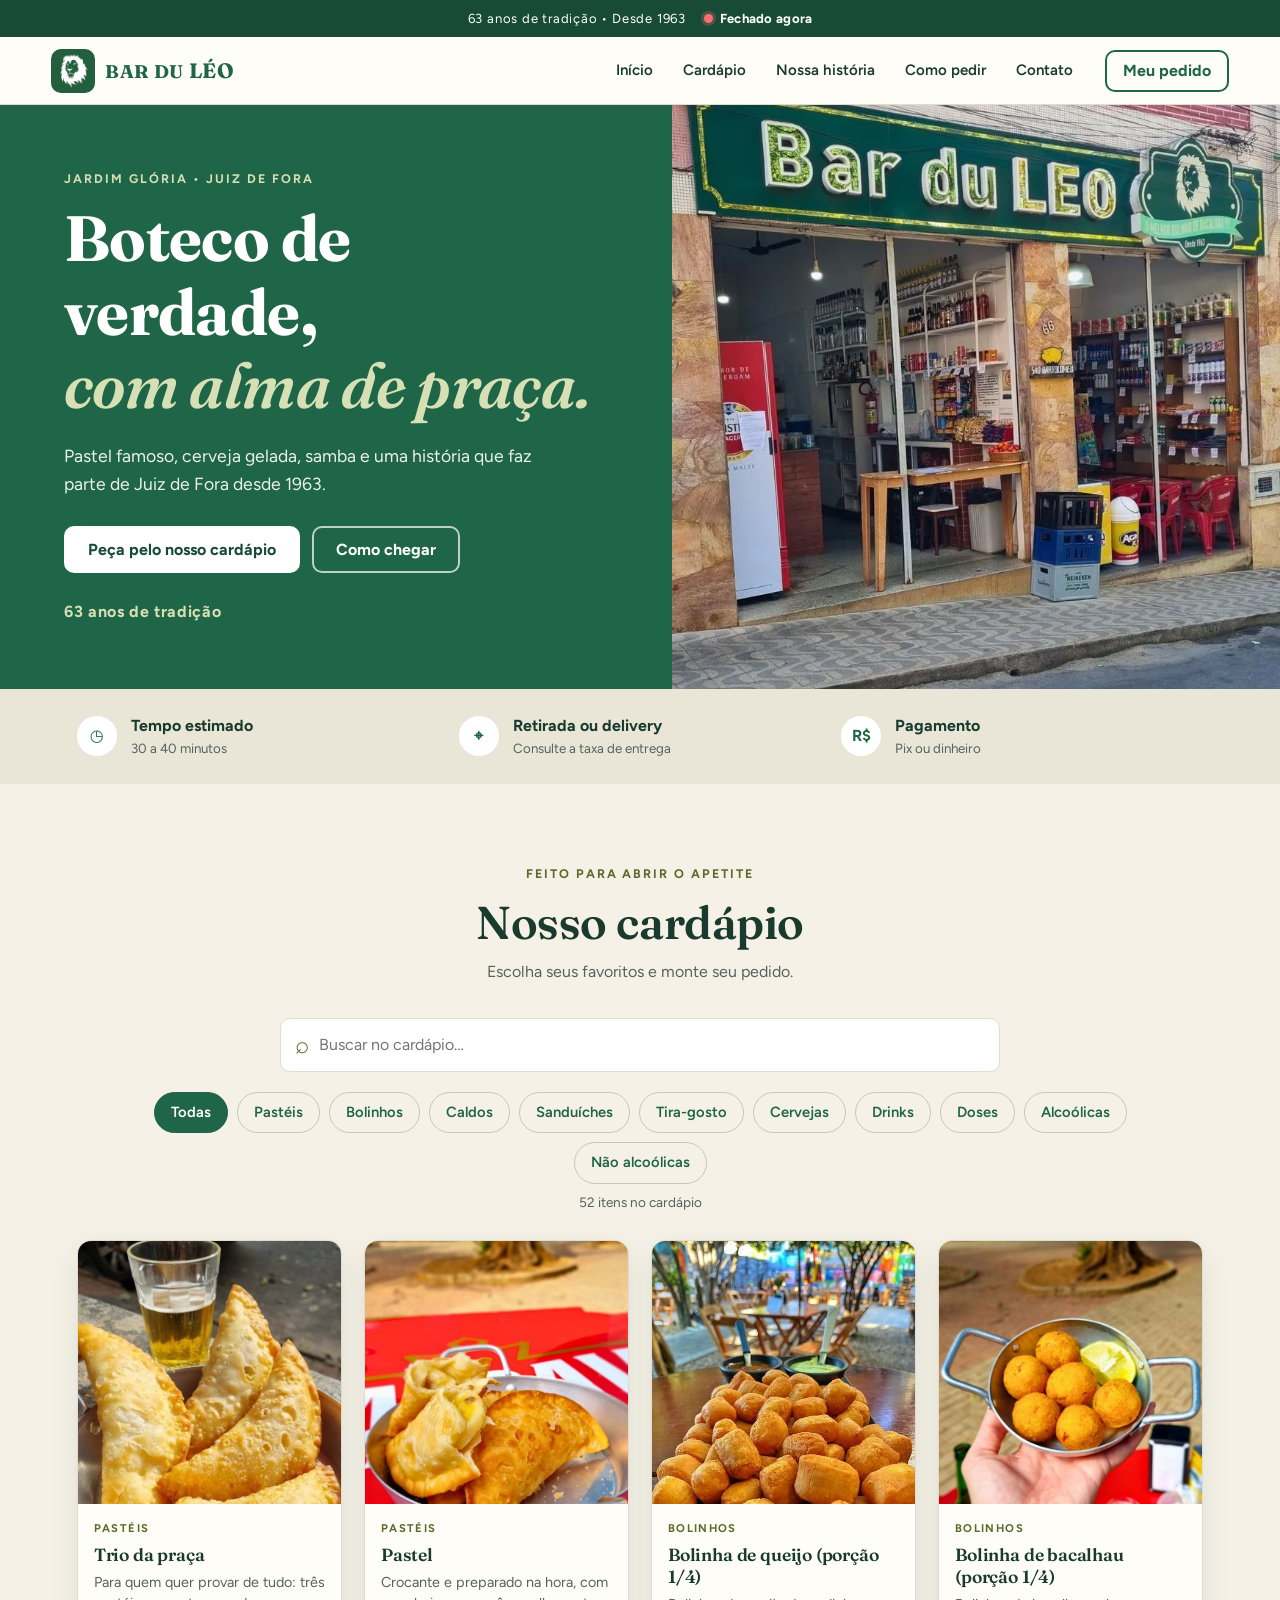
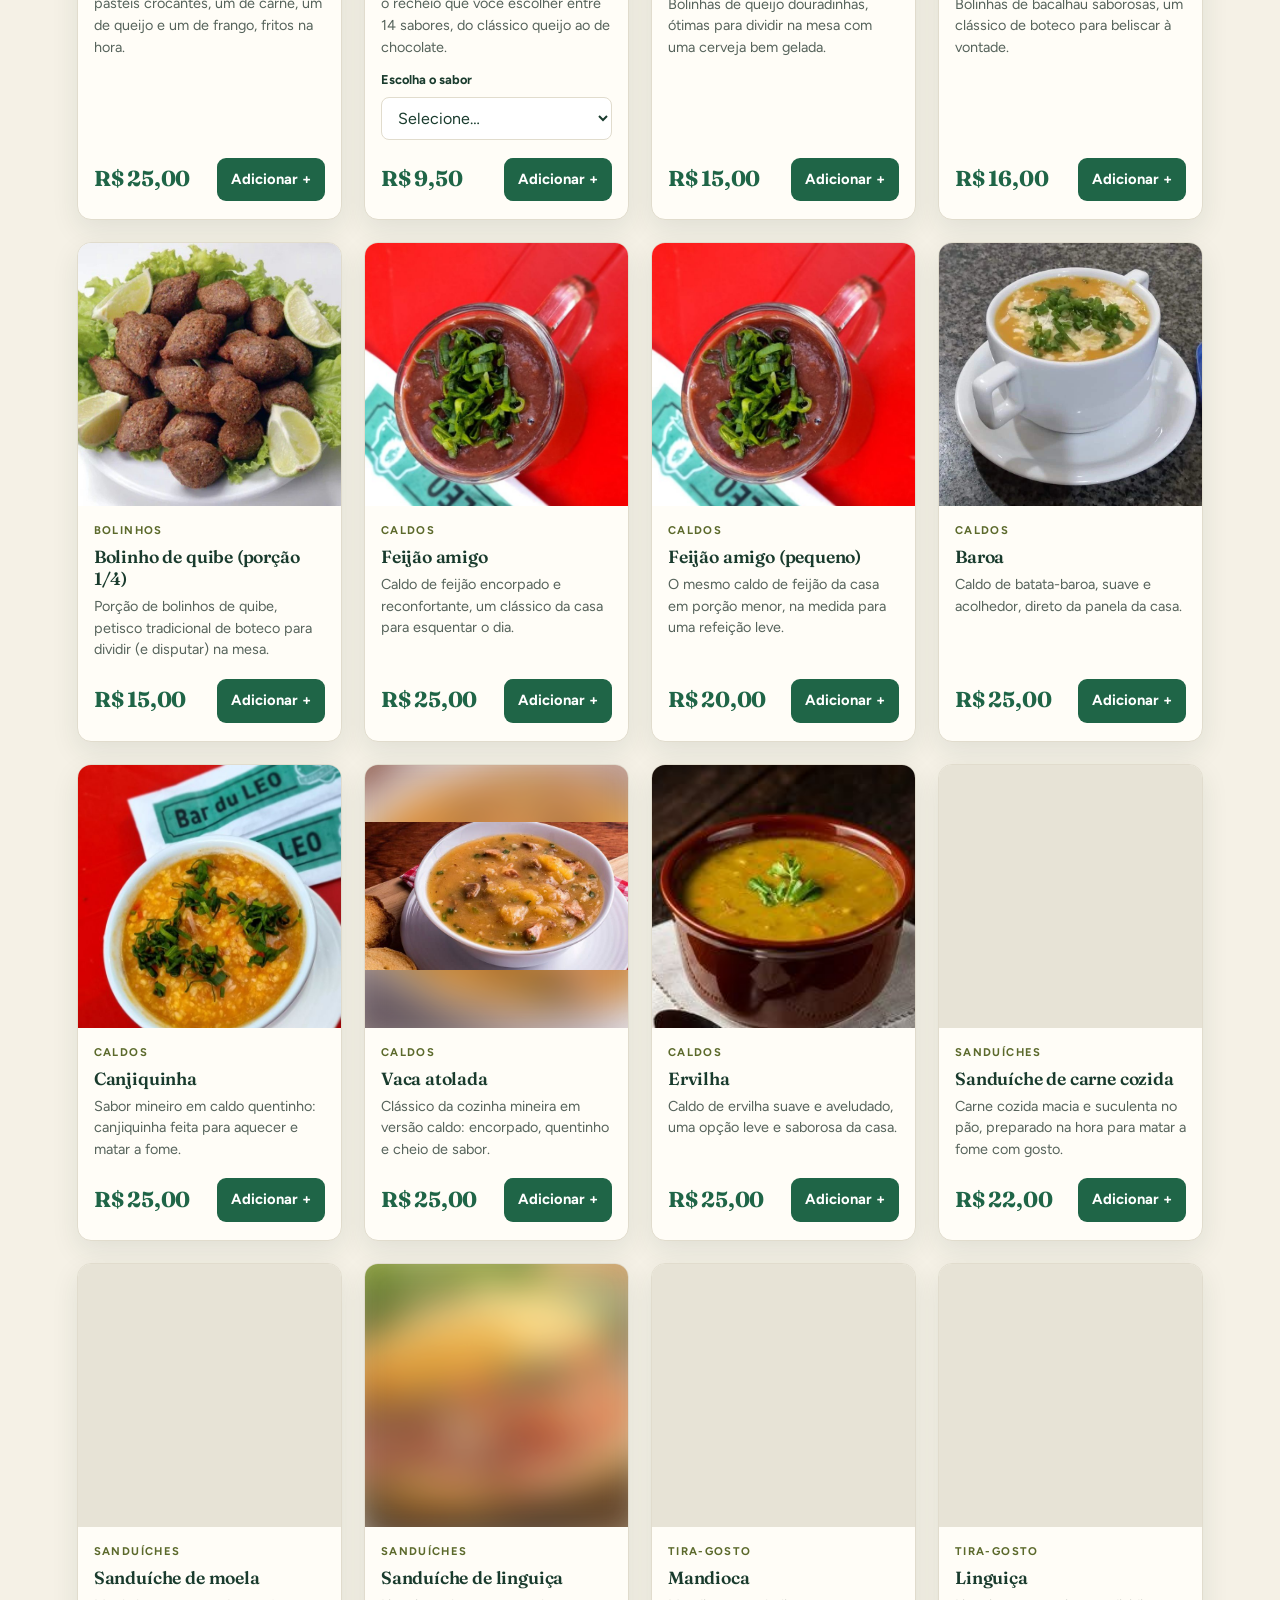
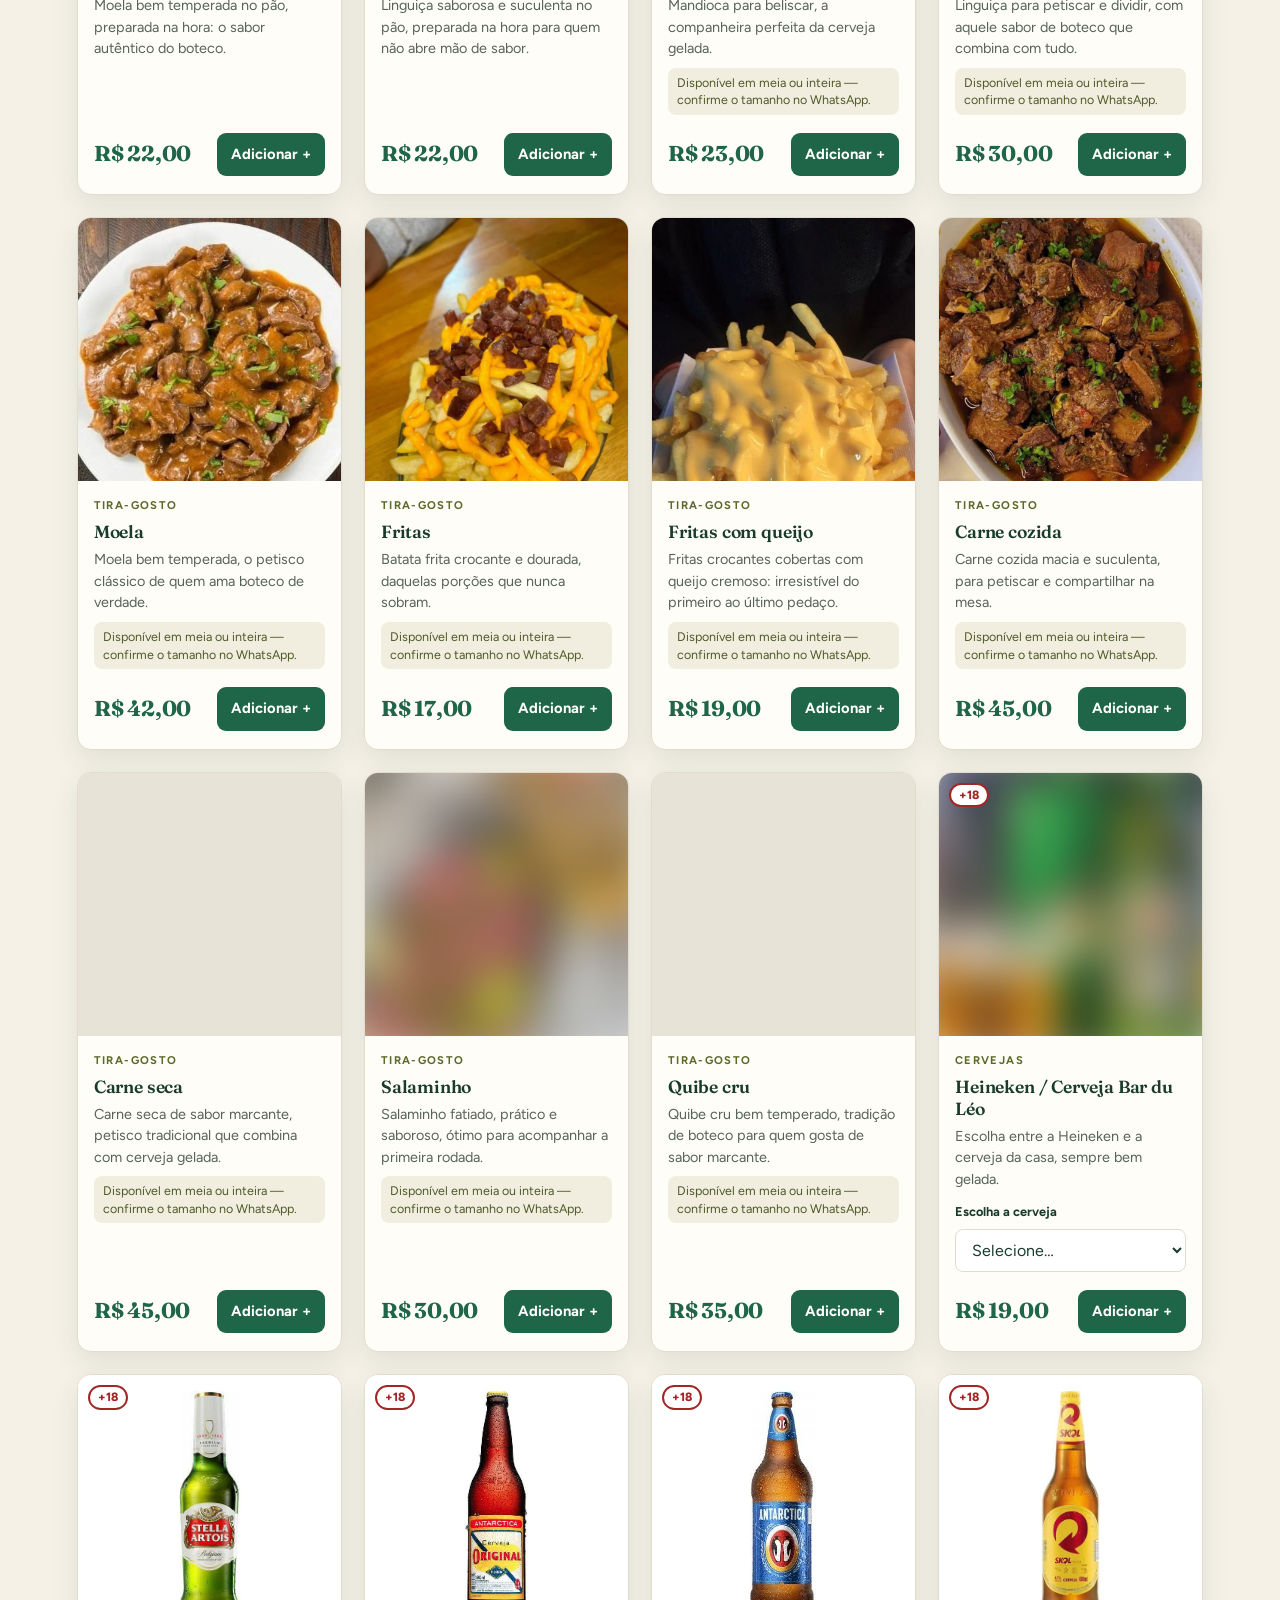
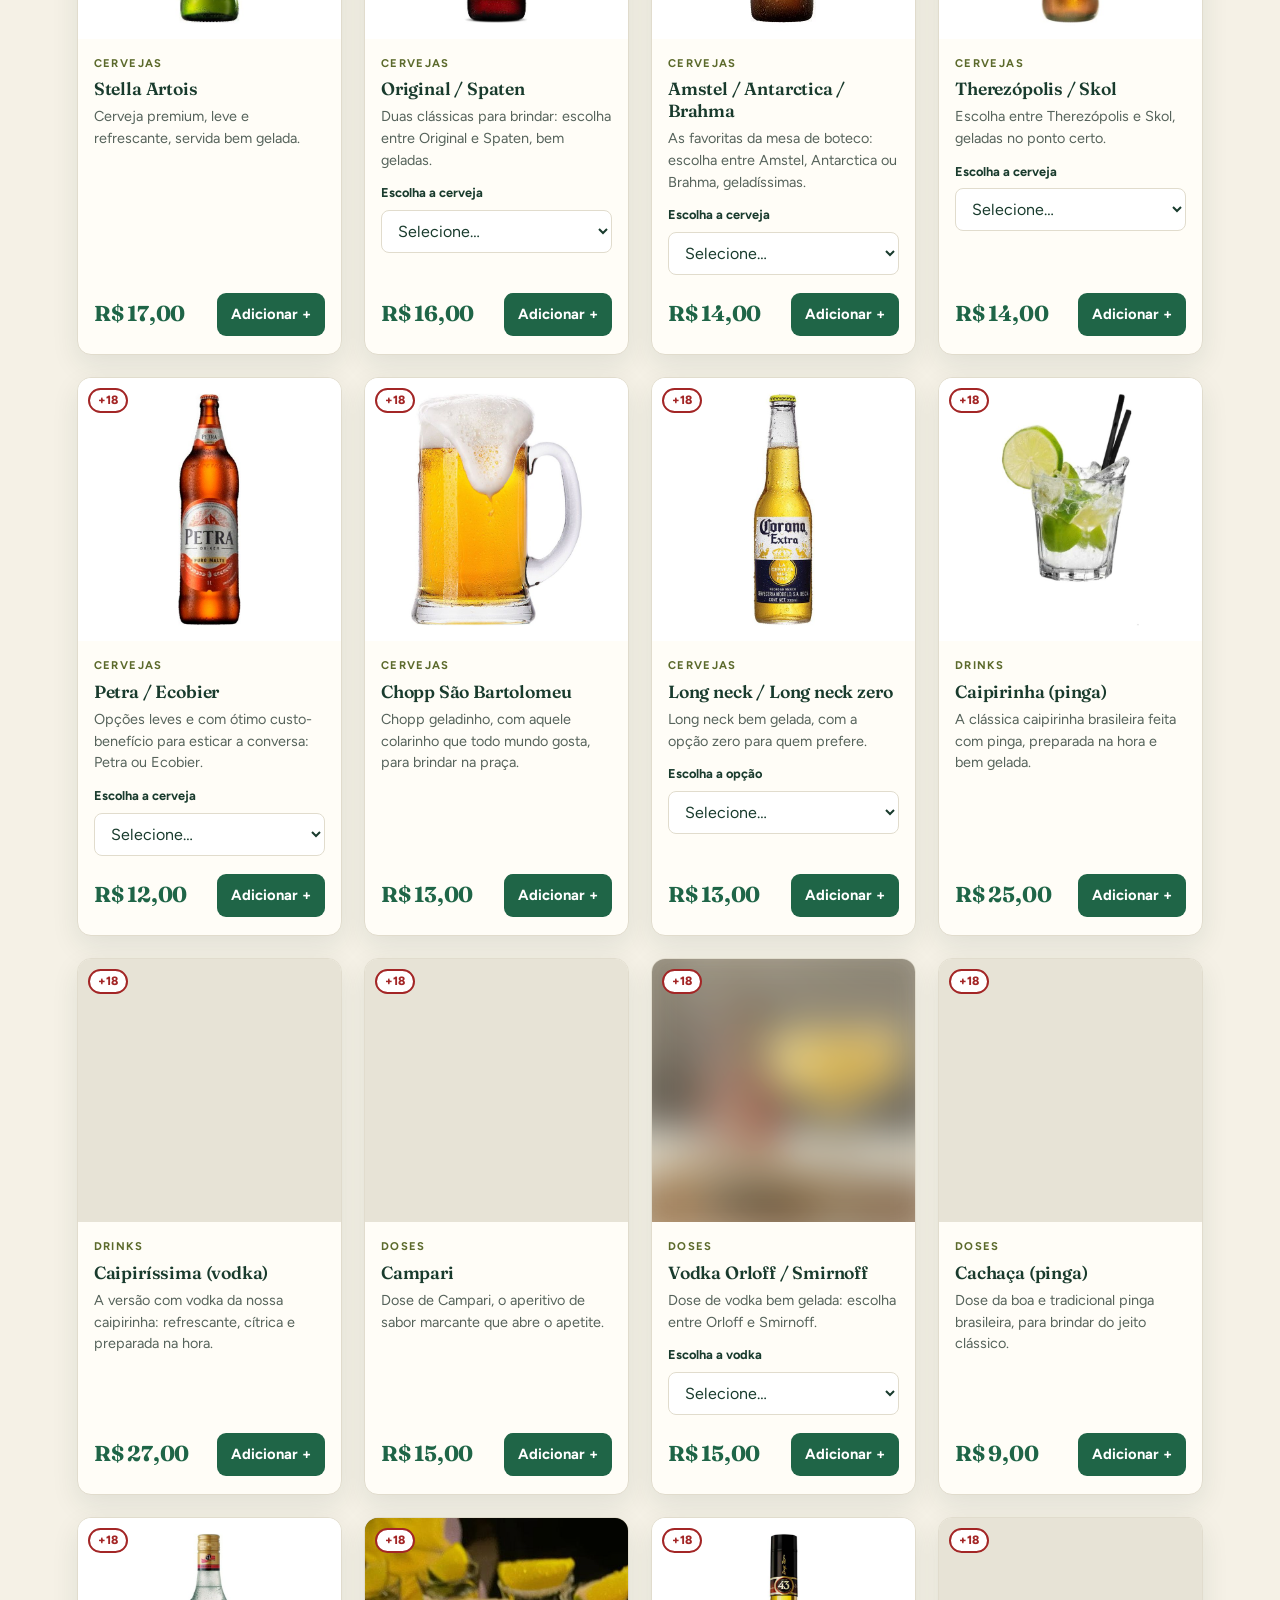
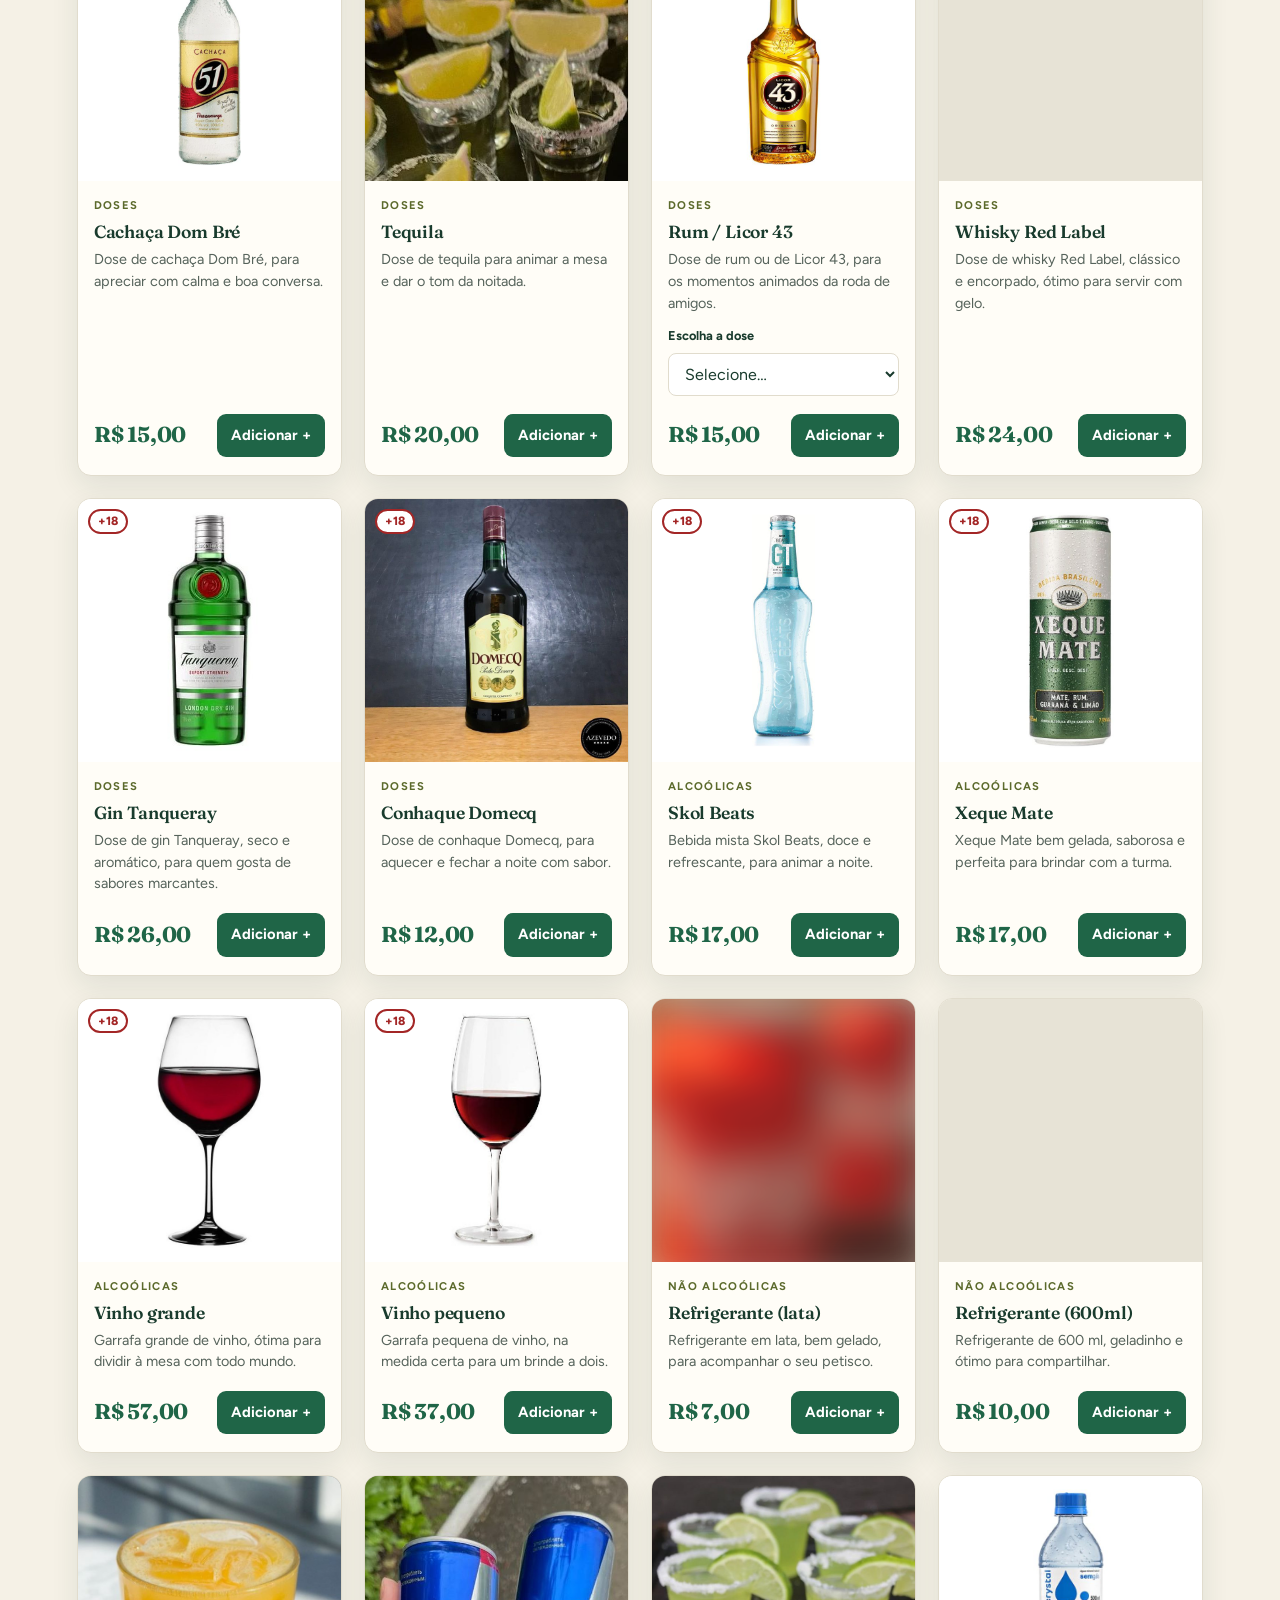
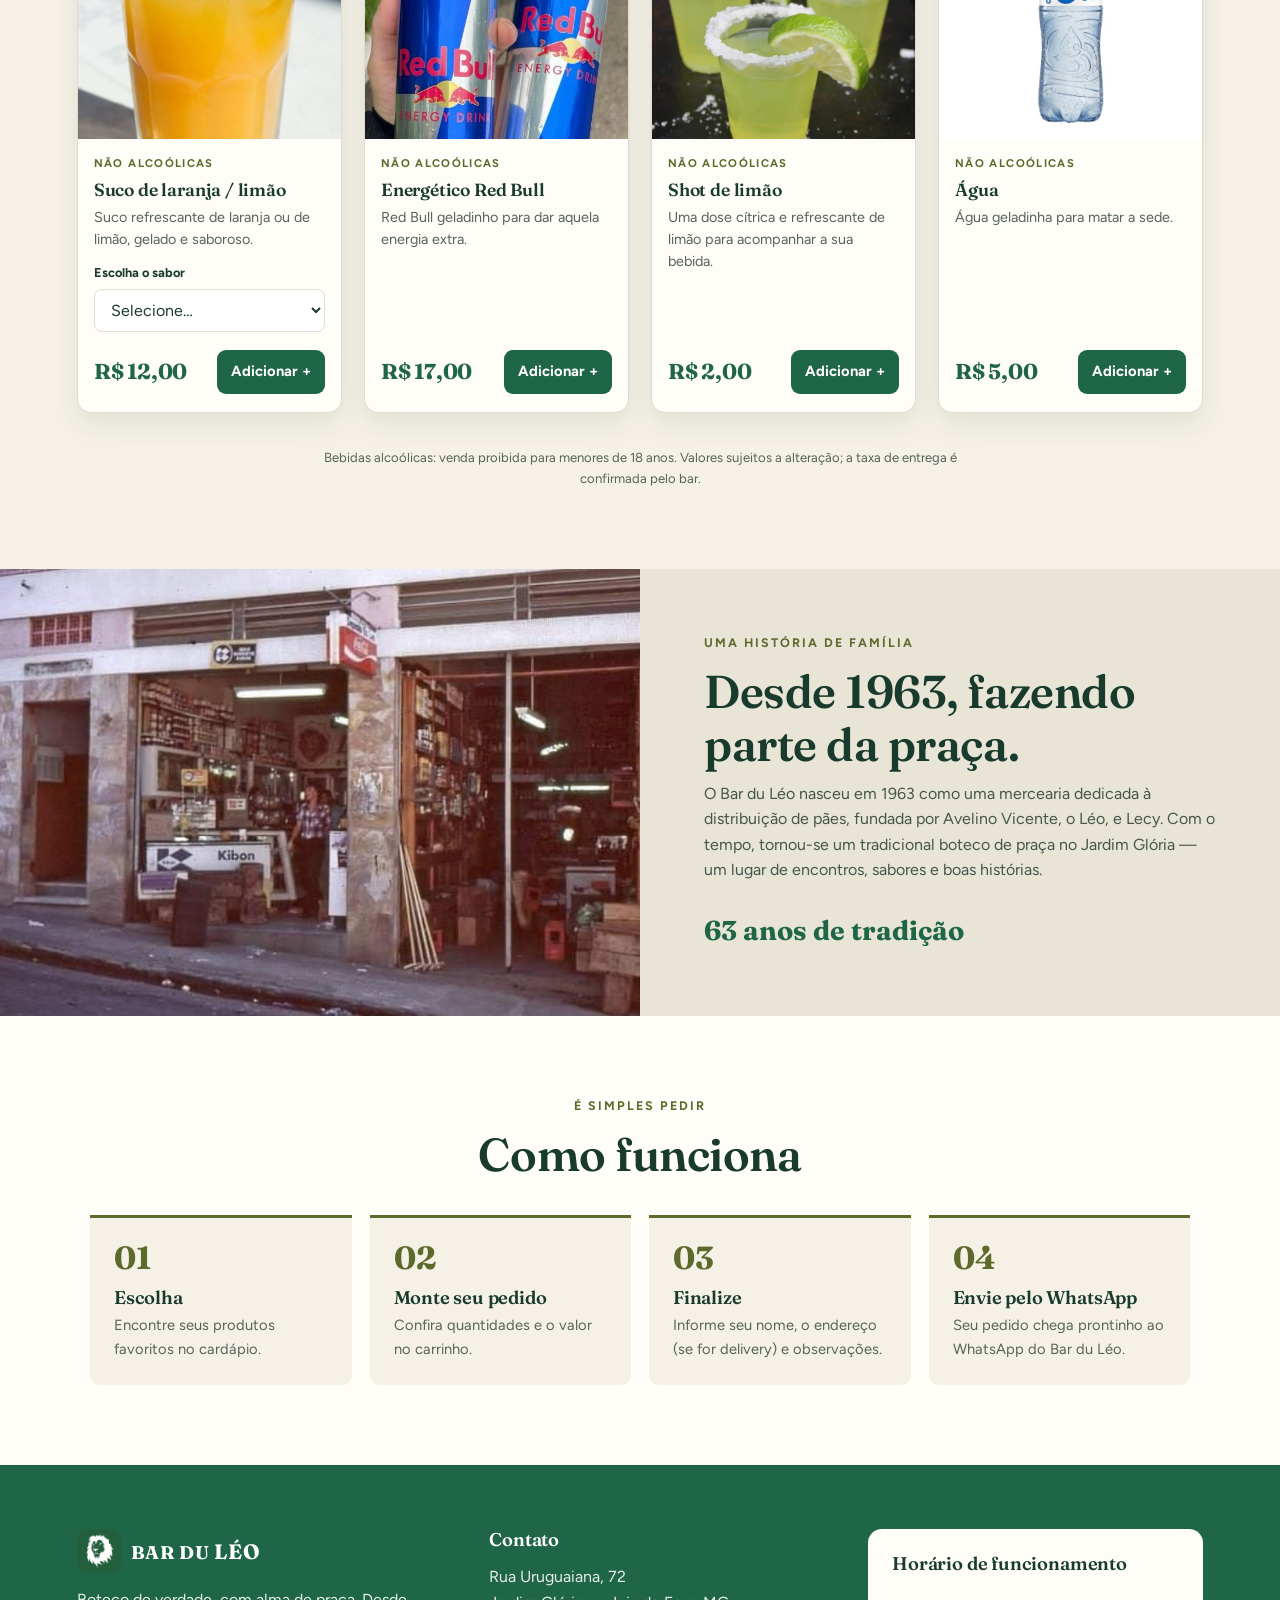
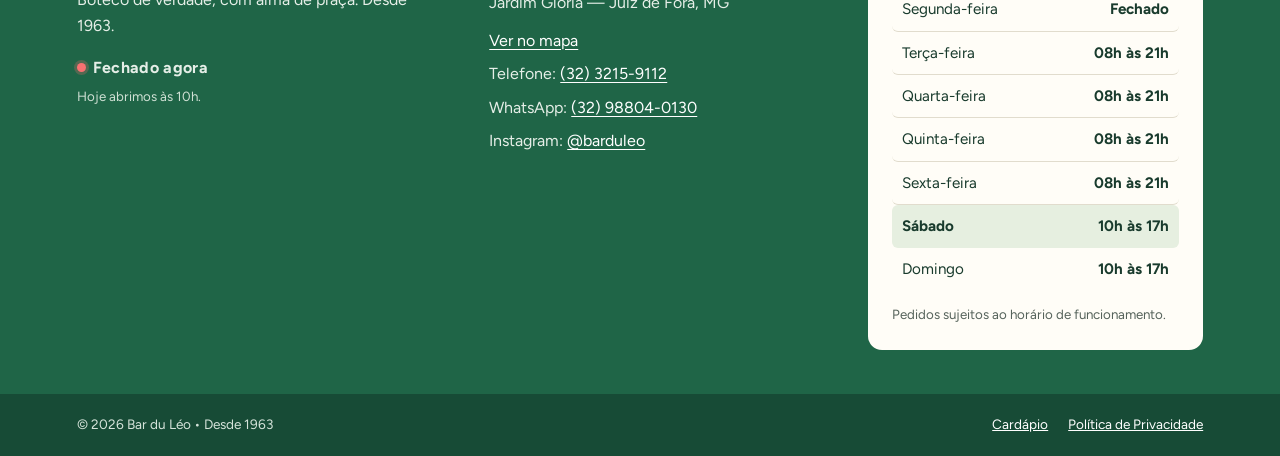
<file: index.html>
<!DOCTYPE html>
<html lang="pt-BR">
<head>
  <meta charset="UTF-8">
  <meta name="viewport" content="width=device-width, initial-scale=1, viewport-fit=cover">
  <title>Bar du Léo | Boteco tradicional em Juiz de Fora desde 1963 | Cardápio e pedidos</title>
  <meta name="description" content="Bar du Léo, boteco de praça no Jardim Glória, em Juiz de Fora (MG), desde 1963. Pastel, caldos, tira-gostos e cerveja gelada. Veja o cardápio e faça seu pedido pelo WhatsApp.">
  <meta name="theme-color" content="#1f6547">

  <meta property="og:type" content="website">
  <meta property="og:locale" content="pt_BR">
  <meta property="og:site_name" content="Bar du Léo">
  <meta property="og:title" content="Bar du Léo | Boteco de verdade, com alma de praça">
  <meta property="og:description" content="Pastel, caldos, tira-gostos e cerveja gelada em Juiz de Fora desde 1963. Peça pelo WhatsApp.">
  <meta property="og:image" content="imagens/og-image.jpg">
  <meta name="twitter:card" content="summary_large_image">

  <link rel="icon" href="favicon.ico" sizes="any">
  <link rel="icon" type="image/png" sizes="32x32" href="favicon-32.png">
  <link rel="apple-touch-icon" href="apple-touch-icon.png">

  <link rel="preconnect" href="https://fonts.googleapis.com">
  <link rel="preconnect" href="https://fonts.gstatic.com" crossorigin>
  <link rel="stylesheet" href="https://fonts.googleapis.com/css2?family=Figtree:wght@400;500;600;700&family=Fraunces:opsz,wght@9..144,500;9..144,600;9..144,700&display=swap">
  <link rel="stylesheet" href="css/style.css">

  <script type="application/ld+json">
  {
    "@context": "https://schema.org",
    "@type": "BarOrPub",
    "name": "Bar du Léo",
    "description": "Boteco tradicional de praça no Jardim Glória, em Juiz de Fora, desde 1963.",
    "image": "imagens/fachada.jpg",
    "telephone": "+55 32 3215-9112",
    "address": {
      "@type": "PostalAddress",
      "streetAddress": "Rua Uruguaiana, 72",
      "addressLocality": "Juiz de Fora",
      "addressRegion": "MG",
      "addressCountry": "BR"
    },
    "openingHoursSpecification": [
      { "@type": "OpeningHoursSpecification", "dayOfWeek": ["Tuesday", "Wednesday", "Thursday", "Friday"], "opens": "08:00", "closes": "21:00" },
      { "@type": "OpeningHoursSpecification", "dayOfWeek": ["Saturday", "Sunday"], "opens": "10:00", "closes": "17:00" }
    ],
    "sameAs": ["https://www.instagram.com/barduleo/"]
  }
  </script>
</head>
<body>
  <a class="skip-link" href="#cardapio">Ir para o cardápio</a>

  <div class="top-strip">
    <span>63 anos de tradição • Desde 1963</span>
    <span class="status-pill" data-status><i aria-hidden="true"></i><span class="status-text">Verificando horário…</span></span>
  </div>

  <header class="site-header">
    <a class="brand" href="#inicio" aria-label="Bar du Léo - voltar ao início">
      <img src="imagens/logo.jpg" alt="" width="44" height="44">
      <span class="brand-name">BAR DU <strong>LÉO</strong></span>
    </a>

    <nav class="main-nav" id="mainNav" aria-label="Navegação principal">
      <a href="#inicio">Início</a>
      <a href="#cardapio">Cardápio</a>
      <a href="#historia">Nossa história</a>
      <a href="#como-funciona">Como pedir</a>
      <a href="#contato">Contato</a>
    </nav>

    <div class="header-actions">
      <button class="button button-outline button-cart" id="openCart" type="button" aria-haspopup="dialog">
        <span class="cart-label">Meu pedido</span>
        <span class="cart-count" id="cartCount" aria-label="itens no pedido" hidden>0</span>
      </button>
      <button class="menu-toggle" id="menuToggle" type="button" aria-expanded="false" aria-controls="mainNav" aria-label="Abrir menu">
        <span></span><span></span><span></span>
      </button>
    </div>
  </header>

  <main>
    <section class="hero" id="inicio">
      <div class="hero-image">
        <img src="imagens/fachada.jpg" alt="Fachada do Bar du Léo, com letreiro verde, no Jardim Glória" width="828" height="999" fetchpriority="high">
      </div>
      <div class="hero-content">
        <p class="eyebrow">Jardim Glória • Juiz de Fora</p>
        <h1>Boteco de verdade,<br><em>com alma de praça.</em></h1>
        <p class="hero-lead">Pastel famoso, cerveja gelada, samba e uma história que faz parte de Juiz de Fora desde 1963.</p>
        <div class="hero-actions">
          <a class="button" href="#cardapio">Peça pelo nosso cardápio</a>
          <a class="button button-ghost" href="#contato">Como chegar</a>
        </div>
        <span class="hero-note">63 anos de tradição</span>
      </div>
    </section>

    <section class="quick-info" aria-label="Informações rápidas">
      <div><span class="info-icon" aria-hidden="true">◷</span><strong>Tempo estimado</strong><small>30 a 40 minutos</small></div>
      <div><span class="info-icon" aria-hidden="true">⌖</span><strong>Retirada ou delivery</strong><small>Consulte a taxa de entrega</small></div>
      <div><span class="info-icon" aria-hidden="true">R$</span><strong>Pagamento</strong><small>Pix ou dinheiro</small></div>
    </section>

    <section class="section" id="cardapio" aria-labelledby="titulo-cardapio">
      <div class="section-heading">
        <p class="eyebrow">Feito para abrir o apetite</p>
        <h2 id="titulo-cardapio">Nosso cardápio</h2>
        <p>Escolha seus favoritos e monte seu pedido.</p>
      </div>

      <div class="catalog-tools">
        <div class="search-box">
          <span aria-hidden="true">⌕</span>
          <input id="searchInput" type="search" placeholder="Buscar no cardápio…" aria-label="Buscar produtos" autocomplete="off" enterkeyhint="search">
        </div>
        <select id="categoryFilter" aria-label="Filtrar por categoria"></select>
      </div>
      <div class="category-pills" id="categoryPills" role="group" aria-label="Categorias do cardápio"></div>
      <p class="result-count" aria-live="polite"><span id="resultCount"></span> no cardápio</p>

      <div class="product-grid" id="productGrid"></div>
      <div class="empty-state" id="emptyProducts" hidden>
        <p>Nenhum produto encontrado para essa busca.</p>
        <button class="button button-outline" id="clearSearch" type="button">Limpar busca</button>
      </div>
      <p class="menu-footnote">Bebidas alcoólicas: venda proibida para menores de 18 anos. Valores sujeitos a alteração; a taxa de entrega é confirmada pelo bar.</p>
    </section>

    <section class="story-section" id="historia" aria-labelledby="titulo-historia">
      <div class="story-photo">
        <img src="imagens/historia-bar.jpg" alt="Fotografia antiga da fachada do Bar du Léo, quando ainda era mercearia" width="828" height="551" loading="lazy">
      </div>
      <div class="story-copy">
        <p class="eyebrow">Uma história de família</p>
        <h2 id="titulo-historia">Desde 1963, fazendo parte da praça.</h2>
        <p>O Bar du Léo nasceu em 1963 como uma mercearia dedicada à distribuição de pães, fundada por Avelino Vicente, o Léo, e Lecy. Com o tempo, tornou-se um tradicional boteco de praça no Jardim Glória — um lugar de encontros, sabores e boas histórias.</p>
        <strong class="years-highlight">63 anos de tradição</strong>
      </div>
    </section>

    <section class="section order-how" id="como-funciona" aria-labelledby="titulo-como">
      <div class="section-heading">
        <p class="eyebrow">É simples pedir</p>
        <h2 id="titulo-como">Como funciona</h2>
      </div>
      <ol class="steps-grid">
        <li><b>01</b><h3>Escolha</h3><p>Encontre seus produtos favoritos no cardápio.</p></li>
        <li><b>02</b><h3>Monte seu pedido</h3><p>Confira quantidades e o valor no carrinho.</p></li>
        <li><b>03</b><h3>Finalize</h3><p>Informe seu nome, o endereço (se for delivery) e observações.</p></li>
        <li><b>04</b><h3>Envie pelo WhatsApp</h3><p>Seu pedido chega prontinho ao WhatsApp do Bar du Léo.</p></li>
      </ol>
    </section>
  </main>

  <footer class="site-footer" id="contato">
    <div class="footer-grid">
      <div class="footer-col footer-brand">
        <a class="brand brand-light" href="#inicio" aria-label="Bar du Léo - voltar ao topo">
          <img src="imagens/logo.jpg" alt="" width="48" height="48" loading="lazy">
          <span class="brand-name">BAR DU <strong>LÉO</strong></span>
        </a>
        <p>Boteco de verdade, com alma de praça. Desde 1963.</p>
        <p class="status-pill status-pill-footer" data-status><i aria-hidden="true"></i><span class="status-text">Verificando horário…</span></p>
        <p class="status-detail-wrap"><small class="status-detail"></small></p>
      </div>

      <div class="footer-col">
        <h2>Contato</h2>
        <address>
          Rua Uruguaiana, 72<br>Jardim Glória — Juiz de Fora, MG
        </address>
        <ul class="contact-list">
          <li><a href="https://www.google.com/maps/search/?api=1&amp;query=Rua+Uruguaiana+72+Jardim+Gl%C3%B3ria+Juiz+de+Fora+MG" target="_blank" rel="noopener">Ver no mapa</a></li>
          <li>Telefone: <a href="tel:+553232159112">(32) 3215-9112</a></li>
          <li>WhatsApp: <a href="https://wa.me/5532988040130" target="_blank" rel="noopener">(32) 98804-0130</a></li>
          <li>Instagram: <a href="https://www.instagram.com/barduleo/" target="_blank" rel="noopener">@barduleo</a></li>
        </ul>
      </div>

      <div class="footer-col hours-card">
        <h2>Horário de funcionamento</h2>
        <ul class="hours-list">
          <li data-dia="1"><span>Segunda-feira</span><strong>Fechado</strong></li>
          <li data-dia="2"><span>Terça-feira</span><strong>08h às 21h</strong></li>
          <li data-dia="3"><span>Quarta-feira</span><strong>08h às 21h</strong></li>
          <li data-dia="4"><span>Quinta-feira</span><strong>08h às 21h</strong></li>
          <li data-dia="5"><span>Sexta-feira</span><strong>08h às 21h</strong></li>
          <li data-dia="6"><span>Sábado</span><strong>10h às 17h</strong></li>
          <li data-dia="0"><span>Domingo</span><strong>10h às 17h</strong></li>
        </ul>
        <small>Pedidos sujeitos ao horário de funcionamento.</small>
      </div>
    </div>

    <div class="footer-bottom">
      <span>© 2026 Bar du Léo • Desde 1963</span>
      <nav aria-label="Links do rodapé">
        <a href="#cardapio">Cardápio</a>
        <a href="politica.html">Política de Privacidade</a>
      </nav>
    </div>
  </footer>

  <button class="cart-bar" id="cartBar" type="button" hidden aria-label="Ver meu pedido">
    <span>Ver meu pedido · <span id="cartBarText"></span></span>
    <strong id="cartBarTotal"></strong>
  </button>

  <div class="toast" id="toast" role="status" aria-live="polite"></div>

  <dialog class="cart-dialog" id="cartDialog" aria-labelledby="cartTitle">
    <div class="dialog-header">
      <h2 id="cartTitle">Meu pedido</h2>
      <button class="icon-button" id="closeCart" type="button" aria-label="Fechar">×</button>
    </div>

    <div class="cart-empty" id="cartEmpty" hidden>
      <p><strong>Seu pedido está vazio.</strong></p>
      <p class="muted">Escolha algo gostoso no cardápio para começar.</p>
      <button class="button" id="emptyCartShop" type="button">Ver o cardápio</button>
    </div>

    <div id="cartItems"></div>

    <div id="cartFooter" hidden>
      <div class="cart-total"><span>Subtotal</span><strong id="cartSubtotal">R$ 0,00</strong></div>
      <p class="notice notice-warn" id="minNotice" hidden></p>
      <p class="muted small">A taxa de entrega é confirmada pelo bar conforme a região atendida.</p>
      <div class="dialog-actions">
        <button class="button button-full" id="goCheckout" type="button">Continuar para finalizar</button>
        <button class="button button-outline button-full" id="keepShopping" type="button">Continuar escolhendo</button>
        <button class="link-button" id="clearCart" type="button">Esvaziar pedido</button>
      </div>
    </div>
  </dialog>

  <script src="js/produtos.js"></script>
  <script src="js/loja.js"></script>
  <script src="js/app.js"></script>
</body>
</html>
</file>
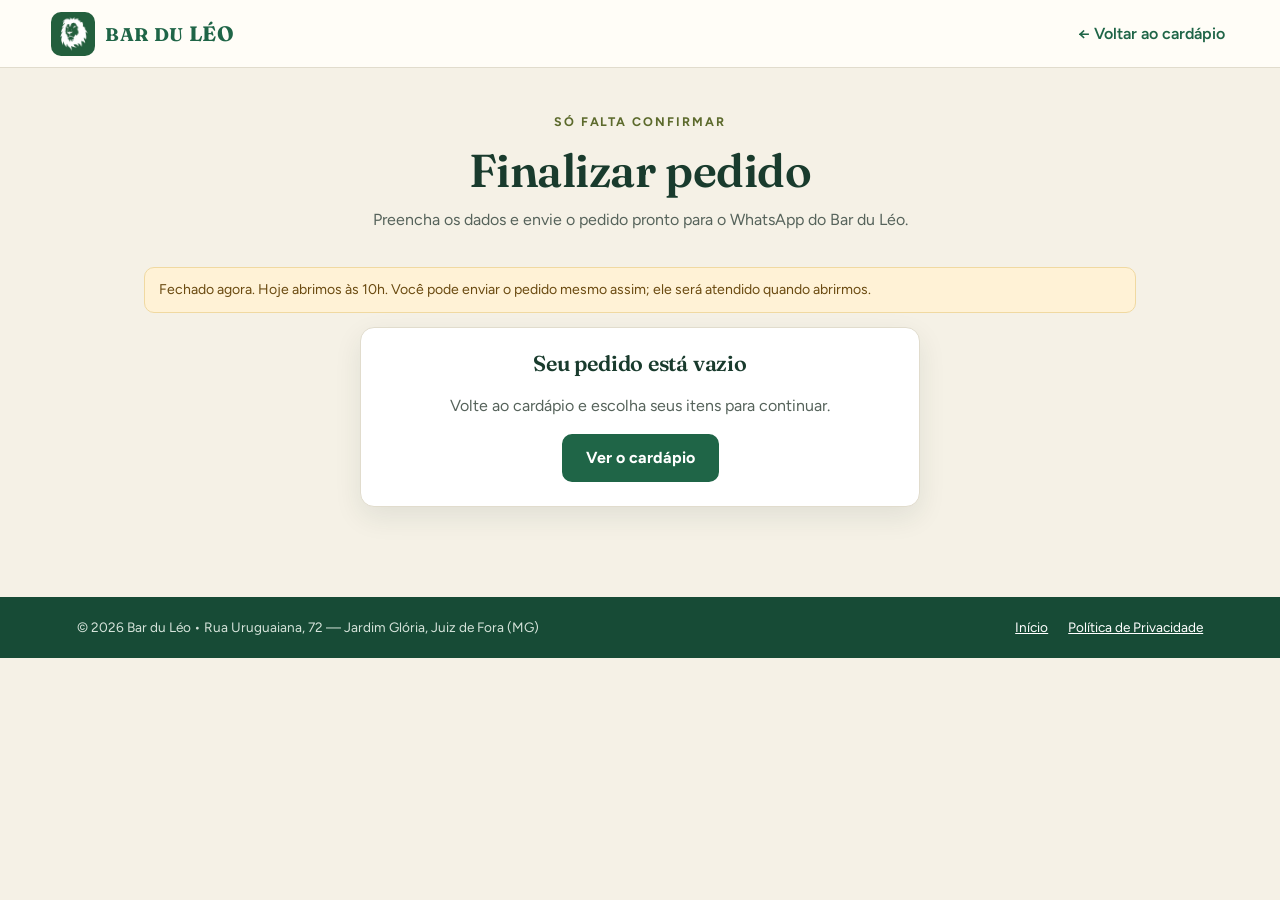
<file: checkout.html>
<!DOCTYPE html>
<html lang="pt-BR">
<head>
  <meta charset="UTF-8">
  <meta name="viewport" content="width=device-width, initial-scale=1, viewport-fit=cover">
  <title>Finalizar pedido pelo WhatsApp | Bar du Léo</title>
  <meta name="description" content="Finalize seu pedido no Bar du Léo: informe seus dados e envie o pedido pronto pelo WhatsApp.">
  <meta name="robots" content="noindex">
  <meta name="theme-color" content="#1f6547">
  <link rel="icon" href="favicon.ico" sizes="any">
  <link rel="icon" type="image/png" sizes="32x32" href="favicon-32.png">
  <link rel="apple-touch-icon" href="apple-touch-icon.png">
  <link rel="preconnect" href="https://fonts.googleapis.com">
  <link rel="preconnect" href="https://fonts.gstatic.com" crossorigin>
  <link rel="stylesheet" href="https://fonts.googleapis.com/css2?family=Figtree:wght@400;500;600;700&family=Fraunces:opsz,wght@9..144,500;9..144,600;9..144,700&display=swap">
  <link rel="stylesheet" href="css/style.css">
</head>
<body class="page-inner">
  <header class="site-header site-header-simple">
    <a class="brand" href="index.html" aria-label="Bar du Léo - página inicial">
      <img src="imagens/logo.jpg" alt="" width="44" height="44">
      <span class="brand-name">BAR DU <strong>LÉO</strong></span>
    </a>
    <a class="back-link" href="index.html#cardapio">← Voltar ao cardápio</a>
  </header>

  <main class="inner-main">
    <div class="section-heading">
      <p class="eyebrow">Só falta confirmar</p>
      <h1 class="page-title">Finalizar pedido</h1>
      <p>Preencha os dados e envie o pedido pronto para o WhatsApp do Bar du Léo.</p>
    </div>

    <p class="notice notice-warn" id="statusNotice" role="status" hidden></p>

    <section class="panel empty-panel" id="emptyState" hidden>
      <h2>Seu pedido está vazio</h2>
      <p class="muted">Volte ao cardápio e escolha seus itens para continuar.</p>
      <a class="button" href="index.html#cardapio">Ver o cardápio</a>
    </section>

    <div class="checkout-grid" id="checkoutContent">
      <aside class="panel summary-panel" aria-labelledby="titulo-resumo">
        <h2 id="titulo-resumo">Resumo do pedido</h2>
        <div id="checkoutSummary"></div>
        <div class="totals">
          <p><span>Subtotal</span><strong id="checkoutSubtotal"></strong></p>
          <p><span>Entrega</span><strong id="deliveryFee">A confirmar</strong></p>
          <p class="total-line"><span>Total dos produtos</span><strong id="checkoutTotal"></strong></p>
        </div>
        <p class="notice notice-warn" id="minNotice" hidden></p>
        <p class="muted small">A taxa de entrega depende da região e será confirmada pelo Bar du Léo no WhatsApp antes da preparação. Prazo estimado: 30 a 40 minutos.</p>
        <a class="link-button" href="index.html#cardapio">Adicionar mais itens</a>
      </aside>

      <section class="panel form-panel" aria-labelledby="titulo-dados">
        <h2 id="titulo-dados">Seus dados</h2>
        <form id="checkoutForm" novalidate>
          <div class="field">
            <label for="customerName">Nome</label>
            <input id="customerName" name="nome" autocomplete="name" maxlength="80" required aria-describedby="err-customerName">
            <span class="field-error" id="err-customerName" role="alert"></span>
          </div>

          <div class="field">
            <label for="deliveryType">Como deseja receber?</label>
            <select id="deliveryType" name="entrega">
              <option value="delivery">Delivery (pedido mínimo R$ 20,00)</option>
              <option value="retirada">Retirada no bar</option>
            </select>
          </div>

          <fieldset class="address-fields" id="addressFields">
            <legend>Endereço de entrega</legend>
            <div class="field">
              <label for="street">Rua</label>
              <input id="street" name="rua" autocomplete="address-line1" maxlength="100" aria-describedby="err-street">
              <span class="field-error" id="err-street" role="alert"></span>
            </div>
            <div class="field-row">
              <div class="field">
                <label for="number">Número</label>
                <input id="number" name="numero" inputmode="numeric" maxlength="15" aria-describedby="err-number">
                <span class="field-error" id="err-number" role="alert"></span>
              </div>
              <div class="field">
                <label for="complement">Complemento <small>(opcional)</small></label>
                <input id="complement" name="complemento" maxlength="60">
              </div>
            </div>
            <div class="field">
              <label for="neighborhood">Bairro</label>
              <input id="neighborhood" name="bairro" autocomplete="address-level3" maxlength="60" aria-describedby="err-neighborhood">
              <span class="field-error" id="err-neighborhood" role="alert"></span>
            </div>
            <div class="field-row">
              <div class="field">
                <label for="cep">CEP <small>(opcional)</small></label>
                <input id="cep" name="cep" inputmode="numeric" autocomplete="postal-code" maxlength="9" placeholder="00000-000">
              </div>
              <div class="field">
                <label for="reference">Ponto de referência <small>(opcional)</small></label>
                <input id="reference" name="referencia" maxlength="100">
              </div>
            </div>
          </fieldset>

          <div class="field">
            <label for="payment">Forma de pagamento</label>
            <select id="payment" name="pagamento" required aria-describedby="err-payment">
              <option value="">Selecione…</option>
              <option value="Pix">Pix</option>
              <option value="Dinheiro">Dinheiro</option>
            </select>
            <span class="field-error" id="err-payment" role="alert"></span>
          </div>

          <div class="field" id="changeField" hidden>
            <label for="changeFor">Troco para quanto? <small>(opcional)</small></label>
            <input id="changeFor" name="troco" type="number" inputmode="decimal" min="0" step="0.01" placeholder="Ex.: 50" aria-describedby="err-changeFor">
            <span class="field-error" id="err-changeFor" role="alert"></span>
          </div>

          <div class="field">
            <label for="notes">Observações do pedido <small>(opcional)</small></label>
            <textarea id="notes" name="observacoes" rows="3" maxlength="500" placeholder="Ex.: sem cebola, ponto da carne, portão azul…"></textarea>
          </div>

          <p class="form-hint">Ao finalizar, o WhatsApp do Bar du Léo será aberto com a mensagem do pedido pronta. <strong>O pedido só é enviado quando você tocar em “enviar” no WhatsApp.</strong> Os dados desta página não são armazenados pelo site (veja a <a href="politica.html">Política de Privacidade</a>).</p>

          <p class="form-error" id="formError" role="alert"></p>
          <button class="button button-whatsapp button-full" type="submit">Finalizar pedido pelo WhatsApp</button>
        </form>
      </section>
    </div>

    <section class="panel sent-panel" id="sentPanel" hidden aria-live="polite">
      <h2>Quase lá!</h2>
      <p>Abrimos o WhatsApp do Bar du Léo com o seu pedido. <strong>Toque em “enviar” na conversa</strong> para concluir.</p>
      <p class="muted">Se o WhatsApp não abriu, use o botão abaixo.</p>
      <div class="dialog-actions">
        <a class="button button-whatsapp button-full" id="waAgain" href="#" target="_blank" rel="noopener">Abrir o WhatsApp novamente</a>
        <button class="button button-outline button-full" id="newOrder" type="button">Já enviei — fazer novo pedido</button>
        <a class="link-button" href="index.html#cardapio">Voltar ao cardápio (manter este pedido)</a>
      </div>
    </section>
  </main>

  <footer class="site-footer site-footer-simple">
    <div class="footer-bottom">
      <span>© 2026 Bar du Léo • Rua Uruguaiana, 72 — Jardim Glória, Juiz de Fora (MG)</span>
      <nav aria-label="Links do rodapé"><a href="index.html">Início</a><a href="politica.html">Política de Privacidade</a></nav>
    </div>
  </footer>

  <script src="js/produtos.js"></script>
  <script src="js/loja.js"></script>
  <script src="js/checkout.js"></script>
</body>
</html>
</file>
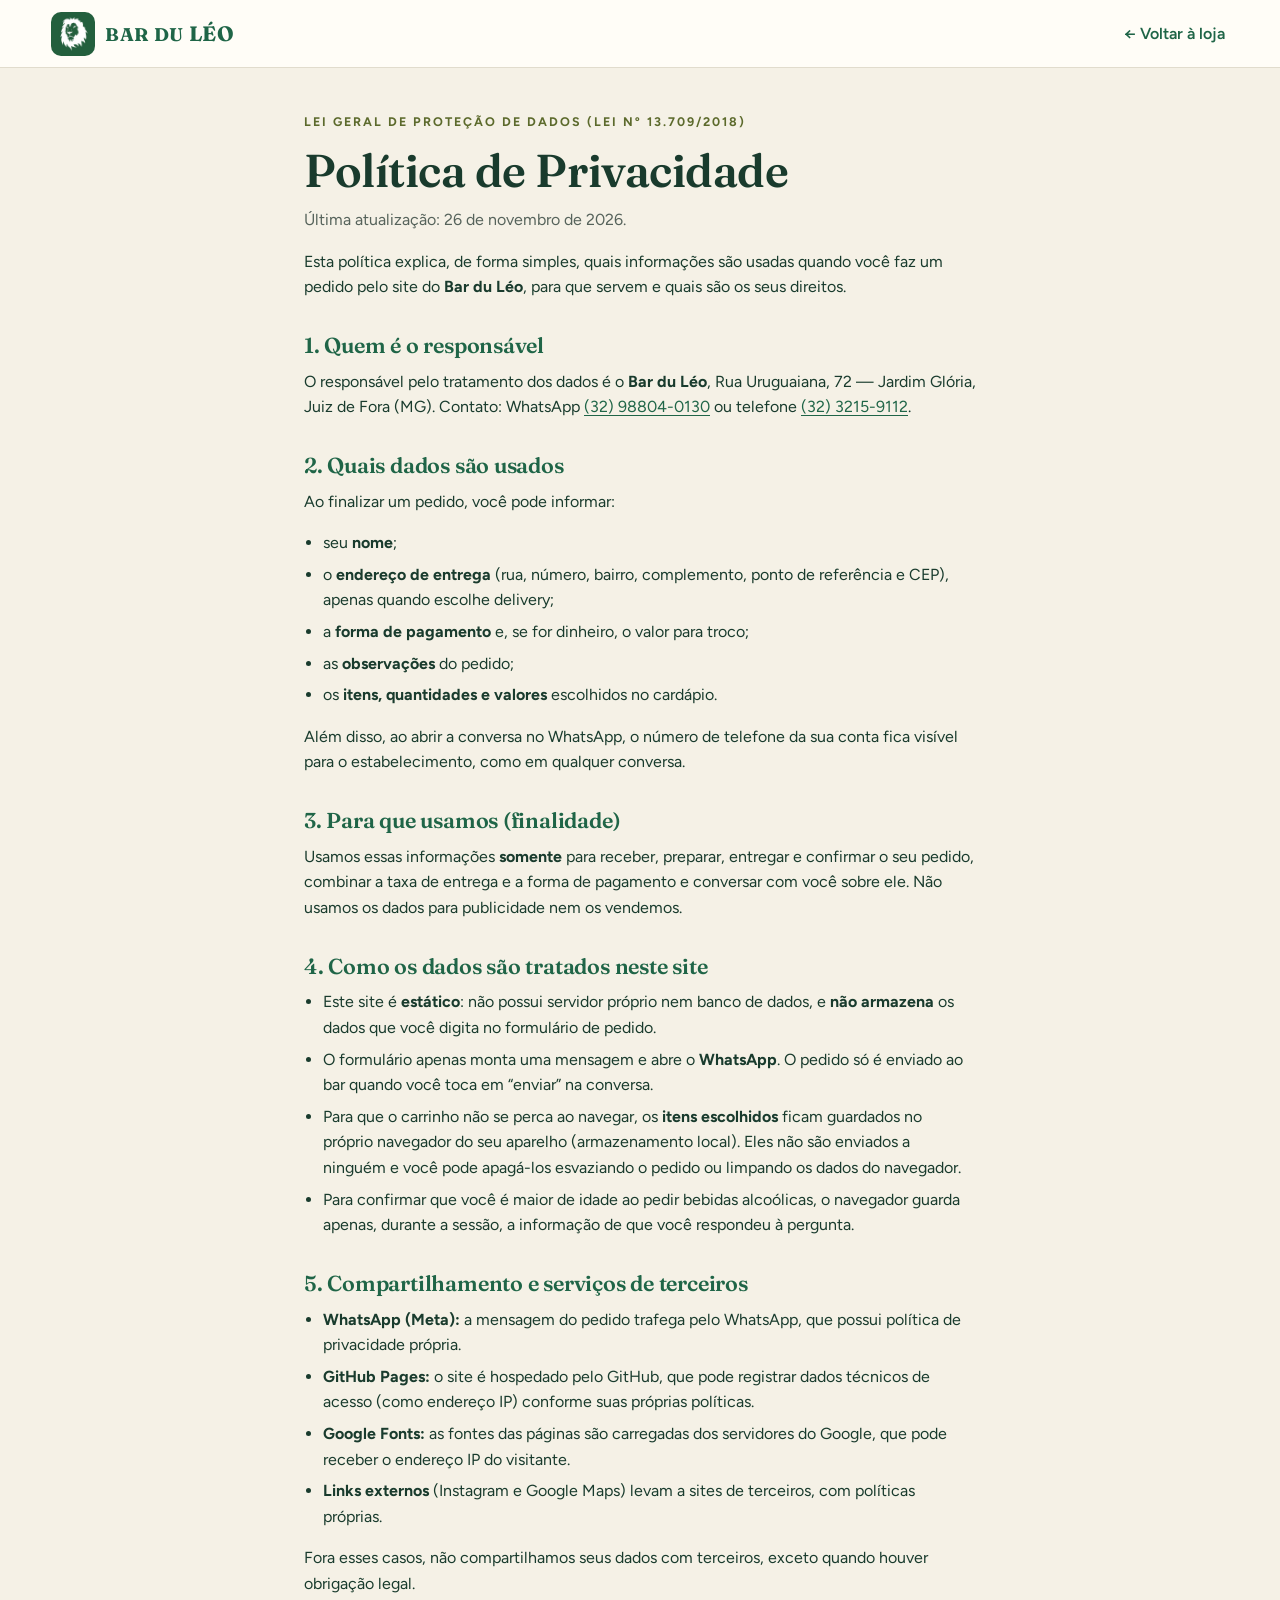
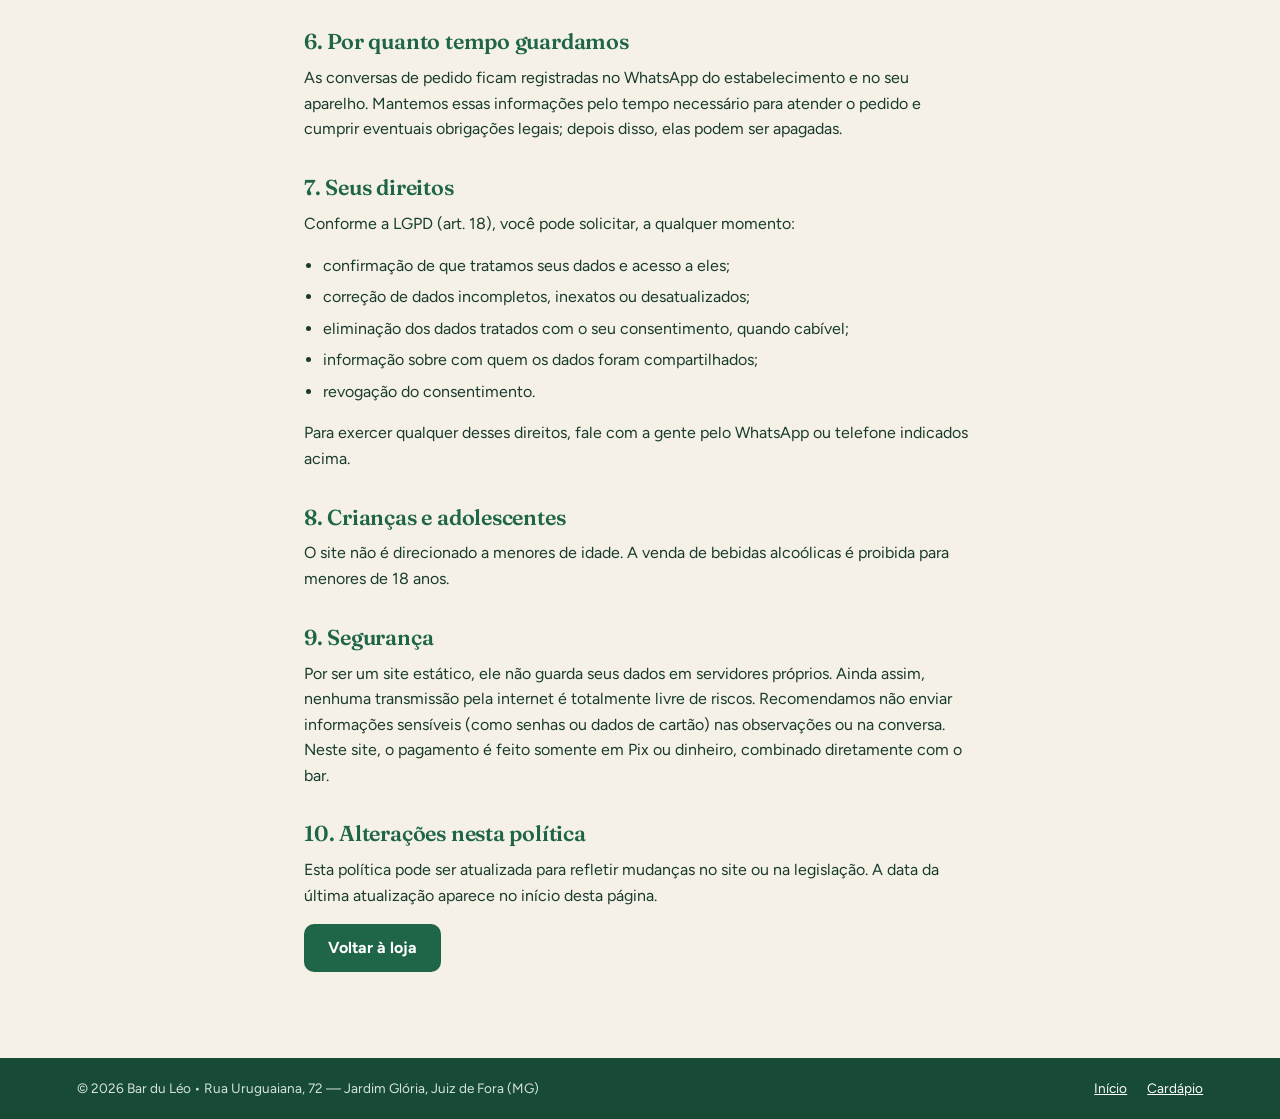
<file: politica.html>
<!DOCTYPE html>
<html lang="pt-BR">
<head>
  <meta charset="UTF-8">
  <meta name="viewport" content="width=device-width, initial-scale=1, viewport-fit=cover">
  <title>Política de Privacidade | Bar du Léo</title>
  <meta name="description" content="Saiba quais dados são usados nos pedidos do Bar du Léo, para que servem e como exercer seus direitos pela LGPD.">
  <meta name="theme-color" content="#1f6547">
  <link rel="icon" href="favicon.ico" sizes="any">
  <link rel="icon" type="image/png" sizes="32x32" href="favicon-32.png">
  <link rel="apple-touch-icon" href="apple-touch-icon.png">
  <link rel="preconnect" href="https://fonts.googleapis.com">
  <link rel="preconnect" href="https://fonts.gstatic.com" crossorigin>
  <link rel="stylesheet" href="https://fonts.googleapis.com/css2?family=Figtree:wght@400;500;600;700&family=Fraunces:opsz,wght@9..144,500;9..144,600;9..144,700&display=swap">
  <link rel="stylesheet" href="css/style.css">
</head>
<body class="page-inner">
  <header class="site-header site-header-simple">
    <a class="brand" href="index.html" aria-label="Bar du Léo - página inicial">
      <img src="imagens/logo.jpg" alt="" width="44" height="44">
      <span class="brand-name">BAR DU <strong>LÉO</strong></span>
    </a>
    <a class="back-link" href="index.html">← Voltar à loja</a>
  </header>

  <main class="inner-main legal">
    <p class="eyebrow">Lei Geral de Proteção de Dados (Lei nº 13.709/2018)</p>
    <h1 class="page-title">Política de Privacidade</h1>
    <p class="muted">Última atualização: 26 de novembro de 2026.</p>

    <p>Esta política explica, de forma simples, quais informações são usadas quando você faz um pedido pelo site do <strong>Bar du Léo</strong>, para que servem e quais são os seus direitos.</p>

    <h2>1. Quem é o responsável</h2>
    <p>O responsável pelo tratamento dos dados é o <strong>Bar du Léo</strong>, Rua Uruguaiana, 72 — Jardim Glória, Juiz de Fora (MG). Contato: WhatsApp <a href="https://wa.me/5532988040130" target="_blank" rel="noopener">(32) 98804-0130</a> ou telefone <a href="tel:+553232159112">(32) 3215-9112</a>.</p>

    <h2>2. Quais dados são usados</h2>
    <p>Ao finalizar um pedido, você pode informar:</p>
    <ul>
      <li>seu <strong>nome</strong>;</li>
      <li>o <strong>endereço de entrega</strong> (rua, número, bairro, complemento, ponto de referência e CEP), apenas quando escolhe delivery;</li>
      <li>a <strong>forma de pagamento</strong> e, se for dinheiro, o valor para troco;</li>
      <li>as <strong>observações</strong> do pedido;</li>
      <li>os <strong>itens, quantidades e valores</strong> escolhidos no cardápio.</li>
    </ul>
    <p>Além disso, ao abrir a conversa no WhatsApp, o número de telefone da sua conta fica visível para o estabelecimento, como em qualquer conversa.</p>

    <h2>3. Para que usamos (finalidade)</h2>
    <p>Usamos essas informações <strong>somente</strong> para receber, preparar, entregar e confirmar o seu pedido, combinar a taxa de entrega e a forma de pagamento e conversar com você sobre ele. Não usamos os dados para publicidade nem os vendemos.</p>

    <h2>4. Como os dados são tratados neste site</h2>
    <ul>
      <li>Este site é <strong>estático</strong>: não possui servidor próprio nem banco de dados, e <strong>não armazena</strong> os dados que você digita no formulário de pedido.</li>
      <li>O formulário apenas monta uma mensagem e abre o <strong>WhatsApp</strong>. O pedido só é enviado ao bar quando você toca em “enviar” na conversa.</li>
      <li>Para que o carrinho não se perca ao navegar, os <strong>itens escolhidos</strong> ficam guardados no próprio navegador do seu aparelho (armazenamento local). Eles não são enviados a ninguém e você pode apagá-los esvaziando o pedido ou limpando os dados do navegador.</li>
      <li>Para confirmar que você é maior de idade ao pedir bebidas alcoólicas, o navegador guarda apenas, durante a sessão, a informação de que você respondeu à pergunta.</li>
    </ul>

    <h2>5. Compartilhamento e serviços de terceiros</h2>
    <ul>
      <li><strong>WhatsApp (Meta):</strong> a mensagem do pedido trafega pelo WhatsApp, que possui política de privacidade própria.</li>
      <li><strong>GitHub Pages:</strong> o site é hospedado pelo GitHub, que pode registrar dados técnicos de acesso (como endereço IP) conforme suas próprias políticas.</li>
      <li><strong>Google Fonts:</strong> as fontes das páginas são carregadas dos servidores do Google, que pode receber o endereço IP do visitante.</li>
      <li><strong>Links externos</strong> (Instagram e Google Maps) levam a sites de terceiros, com políticas próprias.</li>
    </ul>
    <p>Fora esses casos, não compartilhamos seus dados com terceiros, exceto quando houver obrigação legal.</p>

    <h2>6. Por quanto tempo guardamos</h2>
    <p>As conversas de pedido ficam registradas no WhatsApp do estabelecimento e no seu aparelho. Mantemos essas informações pelo tempo necessário para atender o pedido e cumprir eventuais obrigações legais; depois disso, elas podem ser apagadas.</p>

    <h2>7. Seus direitos</h2>
    <p>Conforme a LGPD (art. 18), você pode solicitar, a qualquer momento:</p>
    <ul>
      <li>confirmação de que tratamos seus dados e acesso a eles;</li>
      <li>correção de dados incompletos, inexatos ou desatualizados;</li>
      <li>eliminação dos dados tratados com o seu consentimento, quando cabível;</li>
      <li>informação sobre com quem os dados foram compartilhados;</li>
      <li>revogação do consentimento.</li>
    </ul>
    <p>Para exercer qualquer desses direitos, fale com a gente pelo WhatsApp ou telefone indicados acima.</p>

    <h2>8. Crianças e adolescentes</h2>
    <p>O site não é direcionado a menores de idade. A venda de bebidas alcoólicas é proibida para menores de 18 anos.</p>

    <h2>9. Segurança</h2>
    <p>Por ser um site estático, ele não guarda seus dados em servidores próprios. Ainda assim, nenhuma transmissão pela internet é totalmente livre de riscos. Recomendamos não enviar informações sensíveis (como senhas ou dados de cartão) nas observações ou na conversa. Neste site, o pagamento é feito somente em Pix ou dinheiro, combinado diretamente com o bar.</p>

    <h2>10. Alterações nesta política</h2>
    <p>Esta política pode ser atualizada para refletir mudanças no site ou na legislação. A data da última atualização aparece no início desta página.</p>

    <p><a class="button" href="index.html">Voltar à loja</a></p>
  </main>

  <footer class="site-footer site-footer-simple">
    <div class="footer-bottom">
      <span>© 2026 Bar du Léo • Rua Uruguaiana, 72 — Jardim Glória, Juiz de Fora (MG)</span>
      <nav aria-label="Links do rodapé"><a href="index.html">Início</a><a href="index.html#cardapio">Cardápio</a></nav>
    </div>
  </footer>
</body>
</html>
</file>
<file: css/style.css>
/* ==========================================================================
   BAR DU LÉO — FOLHA DE ESTILO ÚNICA (todas as páginas)
   Fontes: Fraunces (títulos e preços) + Figtree (textos), via Google Fonts,
   com fontes do sistema como reserva.
   ========================================================================== */

:root {
  --green: #1f6547;
  --green-dark: #174b36;
  --green-deep: #123b2b;
  --olive: #5c6a2c;
  --olive-light: #d7dfb4;
  --cream: #f5f1e6;
  --paper: #fffdf7;
  --ink: #193b2d;
  --muted: #56635b;
  --line: #e1dccd;
  --danger: #a32626;
  --whatsapp: #158345;
  --whatsapp-dark: #0f6a37;
  --radius: 14px;
  --shadow: 0 10px 28px rgba(22, 55, 39, .09);
  --shadow-lg: 0 18px 40px rgba(22, 55, 39, .16);
  --font-body: "Figtree", system-ui, -apple-system, "Segoe UI", Roboto, "Helvetica Neue", Arial, sans-serif;
  --font-display: "Fraunces", Georgia, "Times New Roman", serif;
  --header-h: 68px;
}

*, *::before, *::after { box-sizing: border-box; }
html { scroll-behavior: smooth; scroll-padding-top: calc(var(--header-h) + 12px); -webkit-text-size-adjust: 100%; }
body {
  margin: 0; background: var(--cream); color: var(--ink);
  font-family: var(--font-body); font-size: 1rem; line-height: 1.6;
  overflow-x: clip; -webkit-font-smoothing: antialiased;
}
img { max-width: 100%; height: auto; display: block; }
a { color: inherit; }
button, input, select, textarea { font: inherit; color: inherit; }
button { cursor: pointer; }
h1, h2, h3 { font-family: var(--font-display); line-height: 1.15; margin: 0; font-weight: 600; letter-spacing: -.01em; }
p { margin: 0 0 1em; }
[hidden] { display: none !important; }
:focus-visible { outline: 3px solid #e0a82e; outline-offset: 2px; border-radius: 4px; }

.skip-link { position: absolute; left: 12px; top: -60px; background: var(--green-dark); color: #fff; padding: 10px 16px; border-radius: 8px; z-index: 100; text-decoration: none; font-weight: 700; }
.skip-link:focus { top: 12px; }

.muted { color: var(--muted); }
.small { font-size: .85rem; }
.eyebrow { color: var(--olive); font-size: .78rem; text-transform: uppercase; letter-spacing: .16em; font-weight: 700; margin: 0 0 12px; }

/* ---------- botões ---------- */
.button {
  display: inline-flex; align-items: center; justify-content: center; gap: 8px;
  border: 2px solid var(--green); border-radius: 10px; background: var(--green); color: #fff;
  padding: 12px 22px; text-decoration: none; font-weight: 700; line-height: 1.2; min-height: 46px;
  transition: background .2s, color .2s, transform .15s, box-shadow .2s;
}
.button:hover { background: var(--green-dark); border-color: var(--green-dark); transform: translateY(-1px); box-shadow: 0 6px 14px rgba(22, 55, 39, .2); }
.button:active { transform: translateY(0); box-shadow: none; }
.button:disabled { opacity: .5; cursor: not-allowed; transform: none; box-shadow: none; }
.button-full { width: 100%; }
.button-outline { background: transparent; color: var(--green); }
.button-outline:hover { background: var(--green); color: #fff; }
.button-ghost { background: transparent; border-color: rgba(255, 255, 255, .7); color: #fff; }
.button-ghost:hover { background: #fff; color: var(--green-dark); border-color: #fff; }
.button-whatsapp { background: var(--whatsapp); border-color: var(--whatsapp); font-size: 1.05rem; padding: 15px 22px; }
.button-whatsapp:hover { background: var(--whatsapp-dark); border-color: var(--whatsapp-dark); }
.link-button { background: none; border: 0; padding: 8px; color: var(--green); font-weight: 600; text-decoration: underline; text-underline-offset: 3px; text-align: center; display: block; width: 100%; }
.link-button:hover { color: var(--green-dark); }

/* ---------- faixa superior ---------- */
.top-strip {
  display: flex; flex-wrap: wrap; justify-content: center; align-items: center; gap: 4px 18px;
  background: var(--green-dark); color: #fff; padding: 8px 16px; font-size: .82rem; letter-spacing: .06em;
}
.status-pill { display: inline-flex; align-items: center; gap: 7px; font-weight: 700; letter-spacing: .02em; }
.status-pill i { width: 9px; height: 9px; border-radius: 50%; background: #9aa59f; flex: none; }
.status-pill.is-open i { background: #4ade80; box-shadow: 0 0 0 3px rgba(74, 222, 128, .25); }
.status-pill.is-closed i { background: #f87171; box-shadow: 0 0 0 3px rgba(248, 113, 113, .25); }

/* ---------- cabeçalho ---------- */
.site-header {
  position: sticky; top: 0; z-index: 30; min-height: var(--header-h);
  display: flex; align-items: center; justify-content: space-between; gap: 20px;
  padding: 8px max(4vw, 18px); background: var(--paper); border-bottom: 1px solid var(--line);
}
.brand { display: flex; align-items: center; gap: 10px; text-decoration: none; color: var(--green); font-weight: 700; letter-spacing: .04em; flex: none; }
.brand img { width: 44px; height: 44px; border-radius: 10px; object-fit: cover; }
.brand-name { font-family: var(--font-display); font-size: 1.15rem; white-space: nowrap; }
.brand-name strong { font-size: 1.3rem; }
.main-nav { display: flex; gap: 6px; margin-left: auto; }
.main-nav a { text-decoration: none; font-weight: 600; font-size: .94rem; padding: 8px 12px; border-radius: 8px; transition: background .2s, color .2s; }
.main-nav a:hover { background: #ece8d8; color: var(--green-dark); }
.header-actions { display: flex; align-items: center; gap: 10px; }
.button-cart { padding: 9px 16px; min-height: 42px; white-space: nowrap; }
.cart-count {
  display: inline-grid; place-items: center; min-width: 22px; height: 22px; padding: 0 6px; border-radius: 11px;
  background: var(--green); color: #fff; font-size: .75rem; font-weight: 700;
}
.button-cart:hover .cart-count { background: #fff; color: var(--green); }
.cart-count.bump { animation: bump .35s ease; }
@keyframes bump { 40% { transform: scale(1.35); } }
.menu-toggle { display: none; width: 44px; height: 44px; border: 1px solid var(--line); border-radius: 10px; background: var(--paper); padding: 0; flex-direction: column; align-items: center; justify-content: center; gap: 5px; }
.menu-toggle span { display: block; width: 20px; height: 2px; background: var(--green); border-radius: 2px; transition: transform .2s, opacity .2s; }
.menu-toggle[aria-expanded="true"] span:nth-child(1) { transform: translateY(7px) rotate(45deg); }
.menu-toggle[aria-expanded="true"] span:nth-child(2) { opacity: 0; }
.menu-toggle[aria-expanded="true"] span:nth-child(3) { transform: translateY(-7px) rotate(-45deg); }
.site-header-simple { justify-content: space-between; }
.back-link { text-decoration: none; font-weight: 600; color: var(--green); padding: 8px 4px; }
.back-link:hover { text-decoration: underline; }

/* ---------- hero ---------- */
.hero { display: grid; grid-template-columns: 1.05fr .95fr; background: var(--green); color: #fff; min-height: 540px; overflow: hidden; }
.hero-content { grid-column: 1; grid-row: 1; align-self: center; padding: 64px max(5vw, 28px); }
.hero-image { grid-column: 2; grid-row: 1; position: relative; min-height: 360px; background: var(--green-dark); }
.hero-image img { position: absolute; inset: 0; width: 100%; height: 100%; object-fit: cover; object-position: center 30%; }
.hero .eyebrow { color: var(--olive-light); }
.hero h1 { font-size: clamp(2.5rem, 5vw, 4.4rem); margin-bottom: 20px; font-weight: 700; }
.hero h1 em { color: var(--olive-light); font-weight: 600; font-style: italic; }
.hero-lead { max-width: 480px; color: #edf2e8; font-size: 1.1rem; margin-bottom: 28px; }
.hero-actions { display: flex; flex-wrap: wrap; gap: 12px; }
.hero .button:not(.button-ghost) { background: #fff; color: var(--green-dark); border-color: #fff; }
.hero .button:not(.button-ghost):hover { background: var(--cream); }
.hero-note { display: block; margin-top: 26px; color: var(--olive-light); font-weight: 700; letter-spacing: .04em; }

.quick-info { display: grid; grid-template-columns: repeat(3, 1fr); gap: 20px; background: #e9e6d8; padding: 24px max(6vw, 24px); }
.quick-info > div { display: grid; grid-template-columns: 40px 1fr; column-gap: 14px; align-items: center; }
.quick-info strong, .quick-info small { grid-column: 2; }
.quick-info small { color: var(--muted); }
.info-icon { grid-row: 1 / 3; display: grid; place-items: center; width: 40px; height: 40px; border-radius: 50%; background: #fff; color: var(--green); font-weight: 700; }

/* ---------- seções ---------- */
.section { padding: 80px max(6vw, 24px); }
.section-heading { text-align: center; margin-bottom: 34px; }
.section-heading h2, .story-copy h2, .page-title { font-size: clamp(2rem, 3.6vw, 2.9rem); margin-bottom: 10px; }
.section-heading > p:last-child { color: var(--muted); margin-bottom: 0; }

/* ---------- cardápio ---------- */
.catalog-tools { display: flex; justify-content: center; gap: 12px; max-width: 720px; margin: 0 auto 18px; }
.search-box { display: flex; align-items: center; gap: 10px; background: #fff; border: 1px solid var(--line); border-radius: 10px; padding: 0 14px; flex: 1; transition: border-color .2s, box-shadow .2s; }
.search-box:focus-within { border-color: var(--green); box-shadow: 0 0 0 3px rgba(31, 101, 71, .15); }
.search-box > span { font-size: 1.5rem; color: var(--olive); line-height: 1; }
.search-box input { border: 0; outline: 0; padding: 13px 0; width: 100%; background: transparent; font-size: 1rem; }
#categoryFilter { display: none; }
select, input:not([type="checkbox"]), textarea { font-size: 1rem; }
.category-pills { display: flex; justify-content: center; flex-wrap: wrap; gap: 9px; margin: 20px auto 8px; max-width: 1000px; }
.category-pills button { border: 1.5px solid #c3cbae; background: transparent; color: var(--green); border-radius: 999px; padding: 8px 16px; font-weight: 600; font-size: .92rem; transition: background .2s, color .2s, border-color .2s; }
.category-pills button:hover { border-color: var(--green); background: #ece8d8; }
.category-pills button.active { background: var(--green); border-color: var(--green); color: #fff; }
.result-count { text-align: center; color: var(--muted); font-size: .85rem; margin: 6px 0 26px; }

.product-grid { display: grid; grid-template-columns: repeat(4, minmax(0, 1fr)); gap: 22px; max-width: 1280px; margin: 0 auto; }
.product-card {
  background: var(--paper); border: 1px solid var(--line); border-radius: var(--radius); overflow: hidden;
  box-shadow: var(--shadow); display: flex; flex-direction: column; transition: transform .25s, box-shadow .25s;
}
.product-card:hover { transform: translateY(-4px); box-shadow: var(--shadow-lg); }
.product-image { position: relative; aspect-ratio: 1 / 1; background: #e7e3d6; overflow: hidden; display: grid; place-items: center; isolation: isolate; }
.product-image img { display: block; }
.product-image.fit-cover img { width: 100%; height: 100%; object-fit: cover; }
.product-image.fit-contain::before {
  content: ""; position: absolute; inset: -24px; z-index: -1; background: var(--foto) center / cover no-repeat;
  filter: blur(20px) saturate(1.1); opacity: .85;
}
.product-image.fit-contain img { width: 100%; height: 100%; object-fit: contain; }
.product-image.no-photo { background: linear-gradient(145deg, var(--green) 0%, var(--green-dark) 100%); }
.product-image .logo-fallback { width: 30%; max-width: 84px; height: auto; border-radius: 16px; opacity: .92; }
.badge-18 { position: absolute; top: 10px; left: 10px; z-index: 2; background: #fff; color: var(--danger); border: 2px solid var(--danger); font-weight: 800; font-size: .75rem; padding: 2px 8px; border-radius: 999px; line-height: 1.4; }
.product-content { padding: 16px 16px 18px; display: flex; flex-direction: column; flex: 1; gap: 6px; }
.product-category { font-size: .7rem; text-transform: uppercase; letter-spacing: .12em; color: var(--olive); font-weight: 700; }
.product-content h3 { font-size: 1.1rem; line-height: 1.25; }
.product-desc { margin: 0; color: var(--muted); font-size: .9rem; line-height: 1.5; }
.product-note { margin: 2px 0 0; font-size: .78rem; background: #f1eedf; color: #4f5a2a; padding: 6px 9px; border-radius: 8px; line-height: 1.4; }
.option-label { font-size: .8rem; font-weight: 700; margin-top: 6px; }
.option-select { width: 100%; padding: 10px 12px; border: 1.5px solid var(--line); border-radius: 8px; background: #fff; }
.option-select:focus { border-color: var(--green); outline: none; box-shadow: 0 0 0 3px rgba(31, 101, 71, .15); }
.option-select.invalid { border-color: var(--danger); box-shadow: 0 0 0 3px rgba(163, 38, 38, .15); }
.product-bottom { margin-top: auto; padding-top: 12px; display: flex; justify-content: space-between; align-items: center; gap: 10px; flex-wrap: wrap; }
.product-price { font-family: var(--font-display); font-size: 1.35rem; font-weight: 700; color: var(--green); letter-spacing: -.01em; }
.add-button { border: 0; border-radius: 9px; background: var(--green); color: #fff; padding: 10px 14px; font-weight: 700; font-size: .92rem; min-height: 42px; transition: background .2s, transform .15s; }
.add-button:hover { background: var(--green-dark); }
.add-button:active { transform: scale(.96); }
.add-button.added { background: var(--whatsapp); }
.empty-state { text-align: center; color: var(--muted); padding: 30px 10px; }
.menu-footnote { text-align: center; color: var(--muted); font-size: .82rem; max-width: 640px; margin: 34px auto 0; }

/* ---------- história ---------- */
.story-section { display: grid; grid-template-columns: 1fr 1fr; background: #e8e5d7; }
.story-photo { position: relative; min-height: 420px; background: #9aa087; }
.story-photo img { position: absolute; inset: 0; width: 100%; height: 100%; object-fit: cover; }
.story-copy { padding: 64px max(5vw, 28px); align-self: center; }
.story-copy p:not(.eyebrow) { color: #46554b; max-width: 600px; }
.years-highlight { display: inline-block; margin-top: 10px; color: var(--green); font-family: var(--font-display); font-size: 1.7rem; font-weight: 700; }

/* ---------- como funciona ---------- */
.order-how { background: var(--paper); }
.steps-grid { list-style: none; margin: 0 auto; padding: 0; max-width: 1100px; display: grid; grid-template-columns: repeat(4, 1fr); gap: 18px; }
.steps-grid li { padding: 24px; border-top: 3px solid var(--olive); background: var(--cream); border-radius: 0 0 10px 10px; }
.steps-grid b { font-family: var(--font-display); font-size: 2rem; color: var(--olive); line-height: 1; }
.steps-grid h3 { margin: 10px 0 6px; font-size: 1.15rem; }
.steps-grid p { color: var(--muted); margin: 0; font-size: .92rem; }

/* ---------- rodapé ---------- */
.site-footer { background: var(--green); color: #e5eee7; }
.footer-grid { display: grid; grid-template-columns: 1.1fr 1fr 1fr; gap: 44px; padding: 64px max(6vw, 24px) 44px; max-width: 1280px; margin: 0 auto; }
.footer-col h2 { font-size: 1.15rem; color: #fff; margin-bottom: 14px; }
.footer-col p { color: #e5eee7; }
.footer-col a { color: #fff; text-underline-offset: 3px; }
.footer-col a:hover { color: var(--olive-light); }
.brand-light { color: #fff; margin-bottom: 14px; }
.brand-light img { border-radius: 10px; }
address { font-style: normal; margin-bottom: 12px; line-height: 1.6; }
.contact-list { list-style: none; margin: 0; padding: 0; display: grid; gap: 8px; }
.status-pill-footer { color: #fff; margin-bottom: 2px; }
.status-detail-wrap { margin: 0; }
.status-detail { color: #cfe0d4; }
.hours-card { background: var(--paper); color: var(--ink); padding: 24px; border-radius: var(--radius); align-self: start; }
.site-footer .hours-card h2 { color: var(--ink); }
.hours-list { list-style: none; margin: 0 0 10px; padding: 0; }
.hours-list li { display: flex; justify-content: space-between; gap: 14px; padding: 9px 10px; border-bottom: 1px solid var(--line); font-size: .95rem; border-radius: 6px; }
.hours-list li:last-child { border-bottom: 0; }
.hours-list li.today { background: #e6efe0; font-weight: 700; border-bottom-color: transparent; }
.hours-list strong { white-space: nowrap; }
.hours-card small { color: var(--muted); }
.footer-bottom { display: flex; justify-content: space-between; align-items: center; flex-wrap: wrap; gap: 10px 24px; padding: 20px max(6vw, 24px); background: var(--green-dark); color: #d5e3da; font-size: .85rem; }
.footer-bottom nav { display: flex; gap: 20px; flex-wrap: wrap; }
.footer-bottom a { color: #fff; }
.site-footer-simple { background: var(--green-dark); }

/* ---------- carrinho flutuante e avisos ---------- */
.cart-bar {
  position: fixed; left: 12px; right: 12px; bottom: calc(12px + env(safe-area-inset-bottom, 0px)); z-index: 40;
  display: none; align-items: center; justify-content: space-between; gap: 12px;
  background: var(--green); color: #fff; border: 0; border-radius: 14px; padding: 15px 20px;
  font-weight: 600; box-shadow: 0 10px 28px rgba(0, 0, 0, .3);
}
.cart-bar:not([hidden]) { display: flex; }
.cart-bar:active { background: var(--green-dark); }
.cart-bar strong { font-family: var(--font-display); font-size: 1.15rem; }
.toast {
  position: fixed; left: 50%; bottom: calc(86px + env(safe-area-inset-bottom, 0px)); transform: translate(-50%, 20px);
  background: #12261c; color: #fff; padding: 12px 18px; border-radius: 10px; font-size: .92rem; font-weight: 600;
  max-width: calc(100% - 32px); text-align: center; opacity: 0; pointer-events: none; z-index: 60; transition: opacity .25s, transform .25s;
  box-shadow: 0 8px 24px rgba(0, 0, 0, .3);
}
.toast.show { opacity: 1; transform: translate(-50%, 0); }
.notice { border-radius: 10px; padding: 11px 14px; font-size: .88rem; margin: 0 0 14px; }
.notice-warn { background: #fff2d6; color: #6a4a10; border: 1px solid #f0d9a1; }

/* ---------- janela do carrinho ---------- */
.cart-dialog { border: 0; border-radius: 18px; padding: 22px; width: min(520px, calc(100% - 24px)); max-height: 88vh; overflow: auto; background: var(--paper); color: var(--ink); box-shadow: 0 24px 80px rgba(0, 0, 0, .35); }
.cart-dialog:not([open]) { display: none; }
.cart-dialog::backdrop { background: rgba(16, 39, 29, .75); }
.dialog-header { display: flex; justify-content: space-between; align-items: center; margin-bottom: 8px; }
.dialog-header h2 { font-size: 1.6rem; }
.icon-button { border: 0; background: transparent; font-size: 2rem; line-height: 1; width: 44px; height: 44px; border-radius: 10px; }
.icon-button:hover { background: #ece8d8; }
.cart-empty { text-align: center; padding: 24px 6px 8px; }
.cart-line { display: grid; grid-template-columns: 1fr auto; gap: 10px; align-items: center; padding: 14px 0; border-bottom: 1px solid var(--line); }
.cart-line-info { min-width: 0; }
.cart-line strong { display: block; overflow-wrap: anywhere; line-height: 1.3; }
.cart-line small { display: block; color: var(--muted); margin-top: 2px; }
.quantity-controls { display: flex; align-items: center; gap: 6px; }
.quantity-controls span { min-width: 24px; text-align: center; font-weight: 700; }
.quantity-controls button { border: 1px solid var(--line); background: #fff; border-radius: 8px; width: 36px; height: 36px; font-size: 1.1rem; line-height: 1; transition: background .15s; }
.quantity-controls button:hover { background: #ece8d8; }
.quantity-controls .remove { color: var(--danger); margin-left: 4px; }
.cart-total { display: flex; justify-content: space-between; align-items: baseline; padding: 18px 0 12px; font-size: 1.1rem; }
.cart-total strong { font-family: var(--font-display); font-size: 1.5rem; color: var(--green); }
.dialog-actions { display: grid; gap: 10px; margin-top: 14px; }

/* ---------- páginas internas (checkout, política) ---------- */
.inner-main { max-width: 1120px; margin: 0 auto; padding: 44px max(5vw, 18px) 70px; }
.page-title { text-align: center; }
.panel { background: #fff; border: 1px solid var(--line); border-radius: var(--radius); padding: 24px; box-shadow: var(--shadow); }
.panel h2 { font-size: 1.35rem; margin-bottom: 16px; }
.checkout-grid { display: grid; grid-template-columns: minmax(0, 1.25fr) minmax(0, 1fr); gap: 22px; align-items: start; }
.form-panel { order: 1; }
.summary-panel { order: 2; position: sticky; top: calc(var(--header-h) + 16px); }
.totals { padding-top: 14px; }
.totals p { display: flex; justify-content: space-between; gap: 12px; margin: 0 0 8px; }
.totals .total-line { border-top: 1px solid var(--line); padding-top: 12px; margin-top: 6px; font-size: 1.1rem; }
.totals .total-line strong { font-family: var(--font-display); font-size: 1.35rem; color: var(--green); }
.empty-panel, .sent-panel { max-width: 560px; margin: 0 auto 20px; text-align: center; }
.sent-panel .dialog-actions { text-align: left; }

.field { display: grid; gap: 6px; margin-bottom: 16px; }
.field label, .field-row label { font-weight: 700; font-size: .92rem; }
.field label small { font-weight: 500; color: var(--muted); }
.field input, .field select, .field textarea {
  width: 100%; padding: 12px 13px; border: 1.5px solid #cfc9b6; border-radius: 10px; background: #fff; min-height: 46px;
  transition: border-color .2s, box-shadow .2s;
}
.field textarea { resize: vertical; min-height: 90px; }
.field input:focus, .field select:focus, .field textarea:focus { border-color: var(--green); outline: none; box-shadow: 0 0 0 3px rgba(31, 101, 71, .18); }
.field [aria-invalid="true"] { border-color: var(--danger); box-shadow: 0 0 0 3px rgba(163, 38, 38, .12); }
.field-error { color: var(--danger); font-size: .82rem; font-weight: 600; min-height: 0; }
.field-error:empty { display: none; }
.field-row { display: grid; grid-template-columns: 1fr 1fr; gap: 14px; }
.address-fields { border: 1px solid var(--line); border-radius: 12px; padding: 16px 16px 0; margin: 0 0 16px; background: #fbf9f1; min-width: 0; }
.address-fields legend { font-weight: 700; padding: 0 8px; font-family: var(--font-display); }
.form-hint { font-size: .86rem; color: var(--muted); background: #f5f1e6; padding: 12px 14px; border-radius: 10px; }
.form-hint a { color: var(--green); }
.form-error { color: var(--danger); font-weight: 600; font-size: .92rem; margin: 0 0 12px; }
.form-error:empty { display: none; }

/* ---------- política de privacidade ---------- */
.legal { max-width: 800px; }
.legal .eyebrow, .legal .page-title { text-align: left; }
.legal h2 { font-size: 1.35rem; margin: 34px 0 10px; color: var(--green); }
.legal ul { padding-left: 1.2em; margin: 0 0 1em; }
.legal li { margin-bottom: 6px; }
.legal a:not(.button) { color: var(--green); text-underline-offset: 3px; }

/* ==========================================================================
   RESPONSIVO
   ========================================================================== */
@media (max-width: 1100px) {
  .product-grid { grid-template-columns: repeat(3, minmax(0, 1fr)); }
  .footer-grid { grid-template-columns: 1fr 1fr; }
  .footer-brand { grid-column: 1 / -1; }
}

@media (max-width: 860px) {
  :root { --header-h: 62px; }
  .menu-toggle { display: flex; }
  .main-nav {
    position: absolute; top: 100%; left: 0; right: 0; flex-direction: column; gap: 0; margin: 0;
    background: var(--paper); border-bottom: 1px solid var(--line); box-shadow: 0 16px 24px rgba(22, 55, 39, .12);
    padding: 6px max(4vw, 18px) 12px; display: none;
  }
  .main-nav.open { display: flex; }
  .main-nav a { padding: 14px 6px; border-bottom: 1px solid var(--line); border-radius: 0; font-size: 1rem; }
  .main-nav a:last-child { border-bottom: 0; }
  .header-actions { margin-left: auto; }

  .hero { grid-template-columns: 1fr; min-height: 0; }
  .hero-image { grid-column: 1; grid-row: 1; min-height: 0; height: 260px; }
  .hero-image img { object-position: center 28%; }
  .hero-content { grid-column: 1; grid-row: 2; padding: 38px max(5vw, 22px) 46px; }
  .quick-info { grid-template-columns: 1fr; gap: 14px; padding: 22px 24px; }
  .section { padding: 56px max(5vw, 18px); }

  .story-section { grid-template-columns: 1fr; }
  .story-photo { min-height: 0; height: 240px; }
  .story-copy { padding: 40px max(5vw, 22px); }
  .steps-grid { grid-template-columns: 1fr 1fr; }

  .checkout-grid { grid-template-columns: 1fr; }
  .form-panel, .summary-panel { order: 0; }
  .summary-panel { position: static; }

  .cart-bar:not([hidden]) { display: flex; }
  body:not(.page-inner) .site-footer { padding-bottom: 84px; }
}

@media (min-width: 861px) {
  .cart-bar { display: none !important; }
  .toast { bottom: 28px; }
}

@media (max-width: 720px) {
  .category-pills { display: none; }
  #categoryFilter { display: block; border: 1px solid var(--line); background: #fff; border-radius: 10px; padding: 0 12px; min-width: 0; max-width: 46%; min-height: 48px; }
  .catalog-tools { flex-direction: row; }
  .product-grid { grid-template-columns: repeat(2, minmax(0, 1fr)); gap: 12px; }
  .product-content { padding: 12px 12px 14px; }
  .product-content h3 { font-size: .98rem; }
  .product-desc { font-size: .82rem; }
  .product-note { font-size: .74rem; }
  .product-price { font-size: 1.2rem; }
  .product-bottom { flex-direction: column; align-items: stretch; gap: 8px; }
  .add-button { width: 100%; }
  .footer-grid { grid-template-columns: 1fr; gap: 34px; padding-top: 48px; }
  .field-row { grid-template-columns: 1fr; gap: 0; }
  .footer-bottom { flex-direction: column; align-items: flex-start; }
}

@media (max-width: 520px) {
  .top-strip { font-size: .76rem; letter-spacing: .02em; }
  .site-header { gap: 10px; padding: 8px 14px; }
  .brand img { width: 40px; height: 40px; }
  .brand-name { font-size: 1rem; }
  .brand-name strong { font-size: 1.12rem; }
  .button-cart { padding: 8px 12px; font-size: .88rem; }
  .brand-name { font-size: .92rem; }
  .brand-name strong { font-size: 1.02rem; }
  .brand { gap: 8px; }
  .steps-grid { grid-template-columns: 1fr; }
  .hero-actions .button { flex: 1 1 100%; }
  .panel { padding: 18px; }
  .cart-dialog { padding: 18px; }
  .hours-card { padding: 18px; }
  .hours-list li { font-size: .9rem; }
}

@media (max-width: 360px) {
  .brand-name { display: none; }
  .product-grid { gap: 10px; }
  .product-content { padding: 10px; }
}

@media (prefers-reduced-motion: reduce) {
  html { scroll-behavior: auto; }
  *, *::before, *::after { animation-duration: .01ms !important; transition-duration: .01ms !important; }
}
</file>
